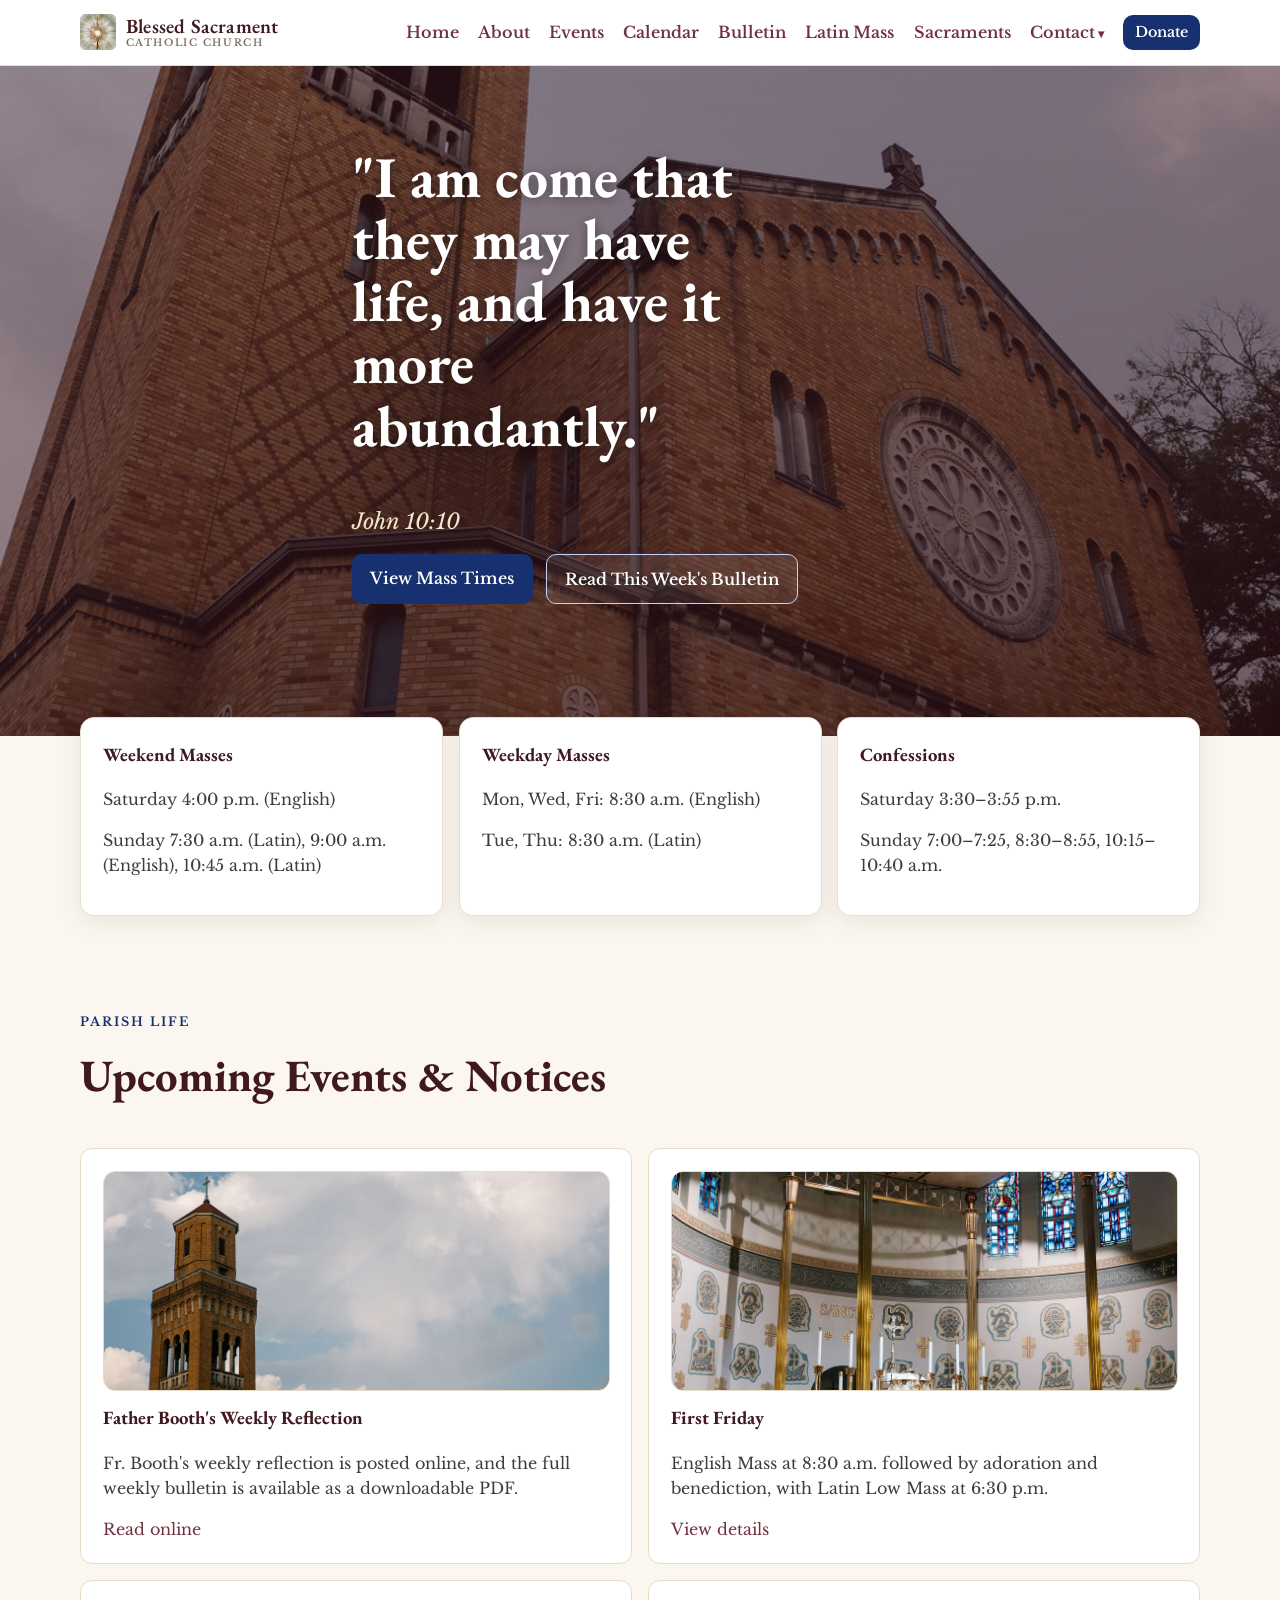
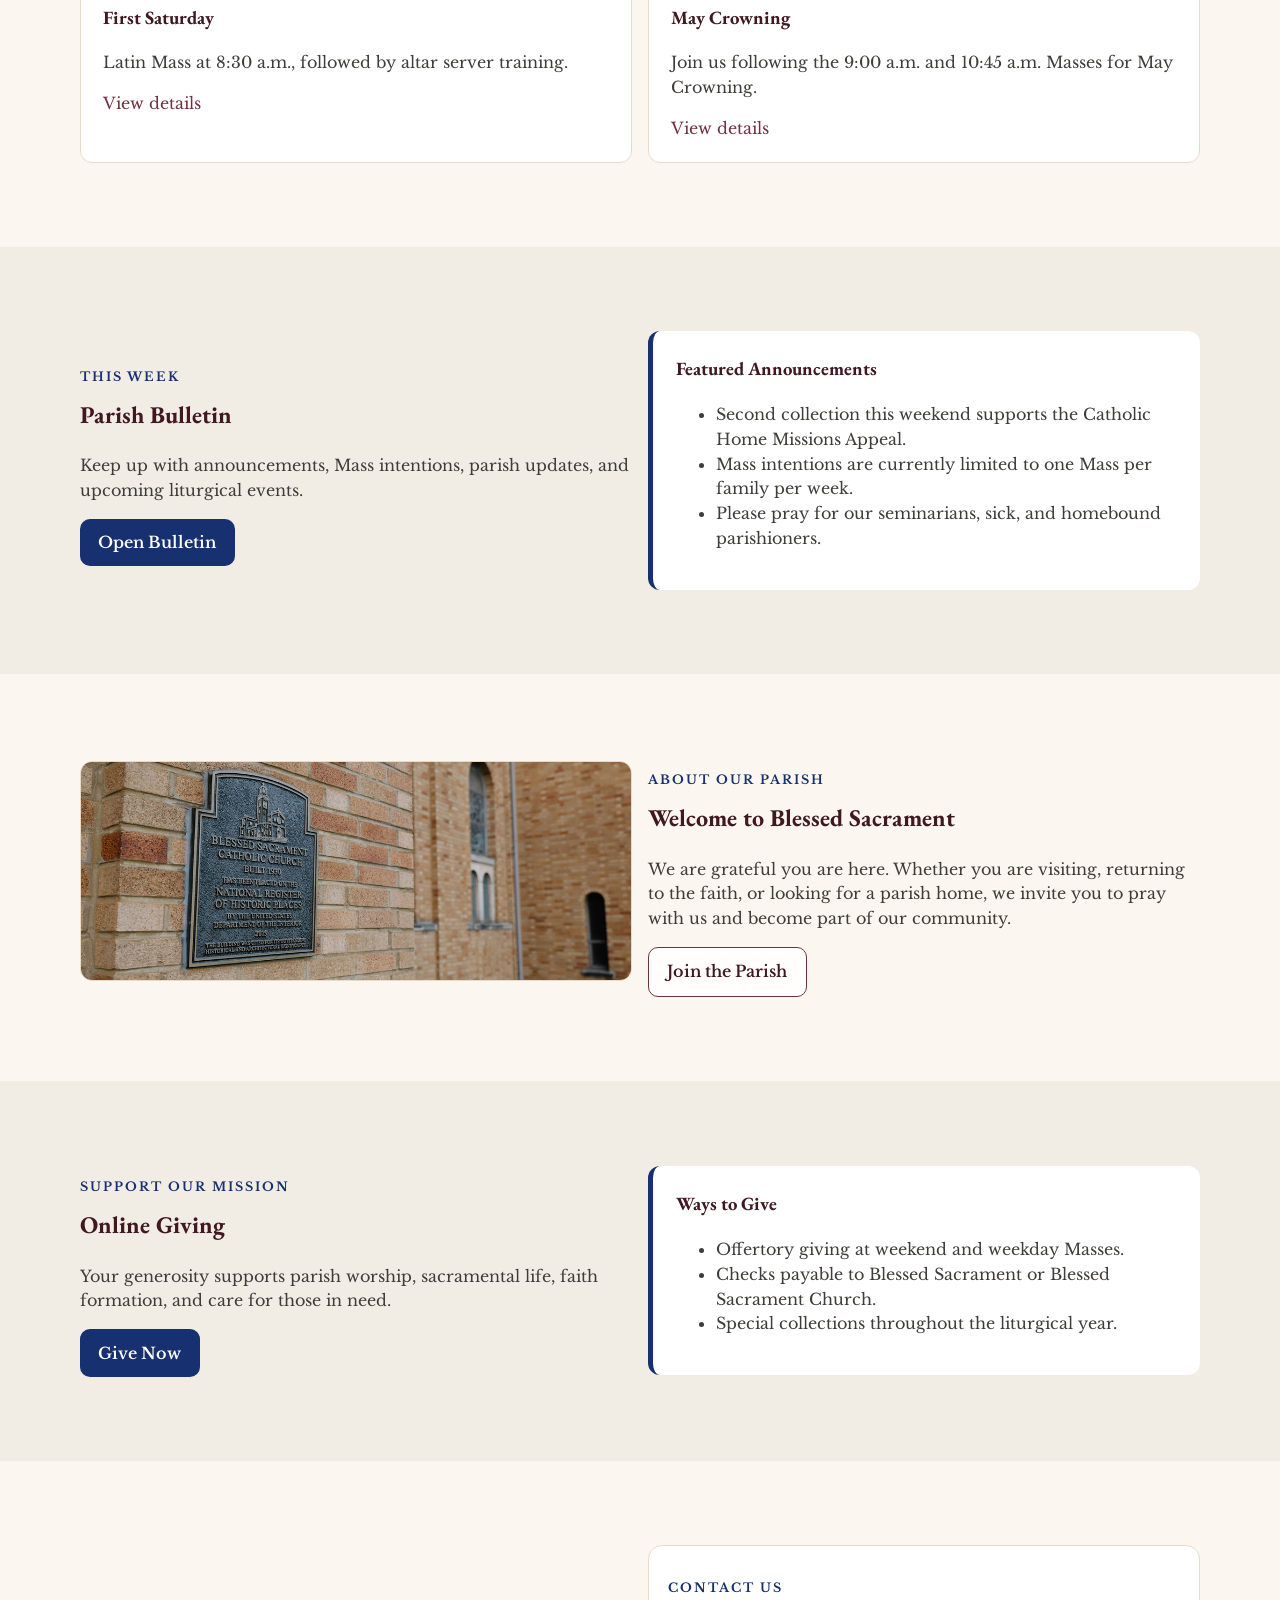
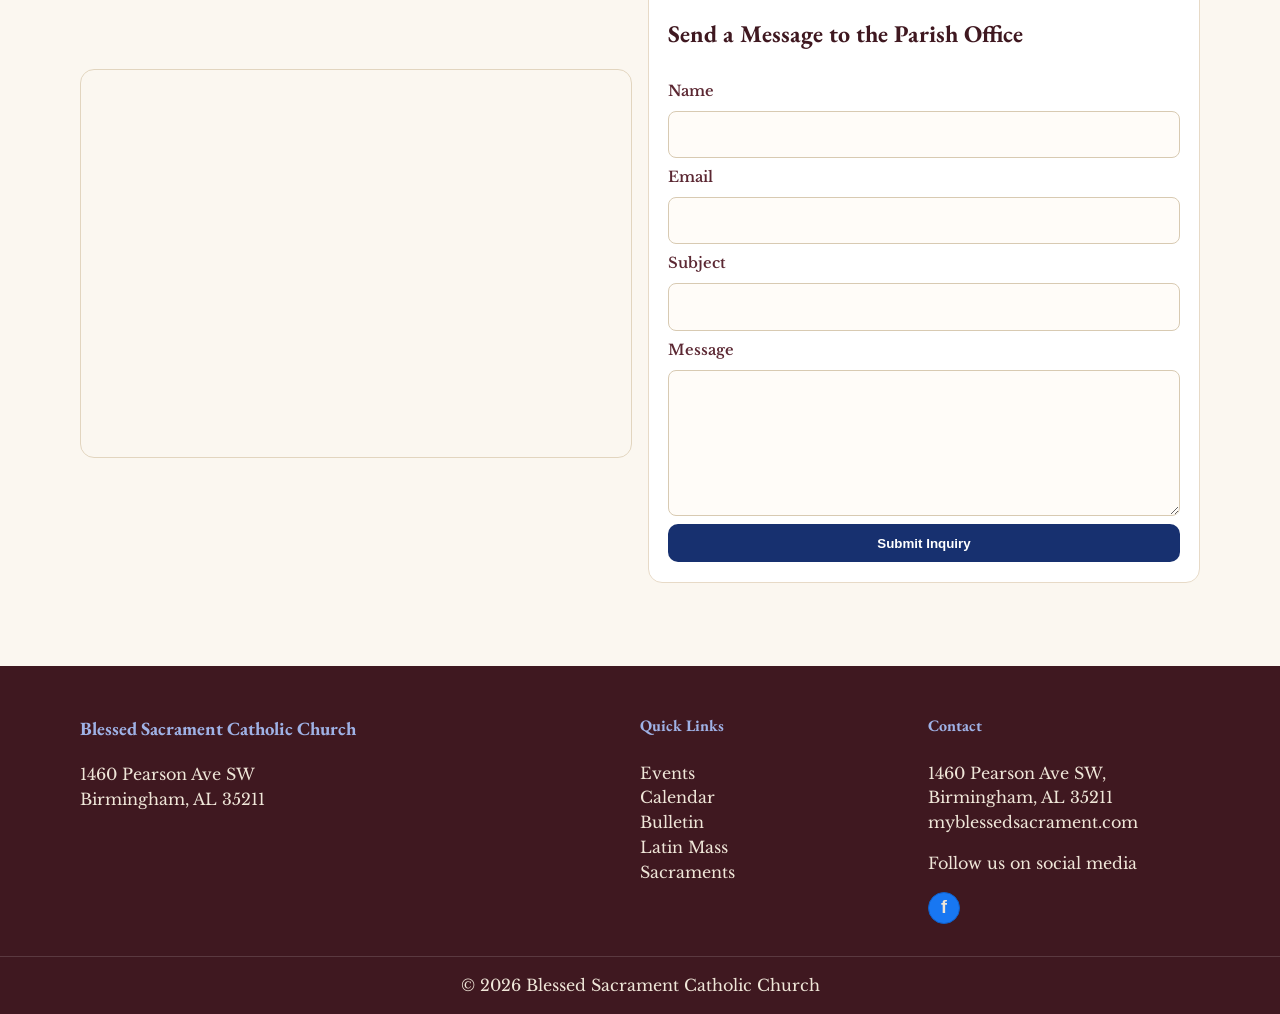
<file: index.html>
<!DOCTYPE html>
<html lang="en">
<head>
  <meta charset="UTF-8">
  <meta name="viewport" content="width=device-width, initial-scale=1.0">
  <title>Blessed Sacrament Catholic Church</title>
  <meta name="description" content="Blessed Sacrament Catholic Church in Birmingham, Alabama. Mass times, bulletin, events, and parish life.">
  <link rel="preconnect" href="https://fonts.googleapis.com">
  <link rel="preconnect" href="https://fonts.gstatic.com" crossorigin>
  <link href="https://fonts.googleapis.com/css2?family=EB+Garamond:wght@500;600;700&family=Libre+Baskerville:wght@400;700&display=swap" rel="stylesheet">
  <link rel="stylesheet" href="styles.css">
</head>
<body>
  <nav class="site-nav">
    <div class="container nav-inner">
      <a class="brand" href="index.html">
        <span class="brand-mark"><img src="assets/nav-icon.png" alt="Blessed Sacrament icon"></span>
        <span class="brand-wordmark">
          <span class="brand-title">Blessed Sacrament</span>
          <span class="brand-subtitle">Catholic Church</span>
        </span>
      </a>
      <button id="menu-toggle" class="menu-toggle" aria-label="Toggle menu">Menu</button>
      <ul id="nav-links" class="nav-links">
        <li><a href="index.html">Home</a></li>
        <li><a href="about">About</a></li>
        <li><a href="events">Events</a></li>
        <li><a href="calendar">Calendar</a></li>
        <li><a href="bulletin">Bulletin</a></li>
        <li><a href="latin-mass">Latin Mass</a></li>
        <li><a href="sacraments">Sacraments</a></li>
        <li class="has-dropdown">
          <button class="nav-drop-toggle" type="button" aria-expanded="false">Contact</button>
          <ul class="nav-dropdown">
            <li><a href="staff">Staff</a></li>
            <li><a href="become-parishioner">Become a Parishioner</a></li>
          </ul>
        </li>
        <li><a class="btn btn-primary btn-small" href="#donate">Donate</a></li>
      </ul>
    </div>
  </nav>

  <main id="home">
    <section class="hero">
      <div class="hero-overlay"></div>
      <div class="container hero-content">
        <h1>"I am come that they may have life, and have it more abundantly."</h1>
        <p class="verse">John 10:10</p>
        <div class="hero-actions">
          <a class="btn btn-primary" href="#mass-times">View Mass Times</a>
          <a class="btn btn-outline" href="https://myblessedsacrament.com/" target="_blank" rel="noopener noreferrer">Read This Week's Bulletin</a>
        </div>
      </div>
    </section>

    <section id="mass-times" class="quick-info">
      <div class="container grid-3">
        <article class="card">
          <h3>Weekend Masses</h3>
          <p>Saturday 4:00 p.m. (English)</p>
          <p>Sunday 7:30 a.m. (Latin), 9:00 a.m. (English), 10:45 a.m. (Latin)</p>
        </article>
        <article class="card">
          <h3>Weekday Masses</h3>
          <p>Mon, Wed, Fri: 8:30 a.m. (English)</p>
          <p>Tue, Thu: 8:30 a.m. (Latin)</p>
        </article>
        <article class="card">
          <h3>Confessions</h3>
          <p>Saturday 3:30–3:55 p.m.</p>
          <p>Sunday 7:00–7:25, 8:30–8:55, 10:15–10:40 a.m.</p>
        </article>
      </div>
    </section>

    <section id="events" class="section">
      <div class="container">
        <div class="section-head">
          <p class="kicker">Parish Life</p>
          <h2>Upcoming Events & Notices</h2>
        </div>
        <div class="grid-2">
          <article class="feature">
            <img class="placeholder-img" src="assets/All_Photos/fatherboothsreflections.jpg" alt="Father Booth's weekly reflection">
            <h3>Father Booth's Weekly Reflection</h3>
            <p>Fr. Booth's weekly reflection is posted online, and the full weekly bulletin is available as a downloadable PDF.</p>
            <a href="https://myblessedsacrament.com/" target="_blank" rel="noopener noreferrer">Read online</a>
          </article>
          <article class="feature">
            <img class="placeholder-img" src="assets/All_Photos/bradleyburckel-34.jpg" alt="Blessed Sacrament church altar and sanctuary">
            <h3>First Friday</h3>
            <p>English Mass at 8:30 a.m. followed by adoration and benediction, with Latin Low Mass at 6:30 p.m.</p>
            <a href="events">View details</a>
          </article>
          <article class="feature">
            <h3>First Saturday</h3>
            <p>Latin Mass at 8:30 a.m., followed by altar server training.</p>
            <a href="events">View details</a>
          </article>
          <article class="feature">
            <h3>May Crowning</h3>
            <p>Join us following the 9:00 a.m. and 10:45 a.m. Masses for May Crowning.</p>
            <a href="events">View details</a>
          </article>
        </div>
      </div>
    </section>

    <section id="bulletin" class="section section-alt">
      <div class="container grid-2 align-center">
        <div>
          <p class="kicker">This Week</p>
          <h2>Parish Bulletin</h2>
          <p>Keep up with announcements, Mass intentions, parish updates, and upcoming liturgical events.</p>
          <a class="btn btn-primary" href="bulletins/latest.pdf" target="_blank" rel="noopener noreferrer">Open Bulletin</a>
        </div>
        <div class="bulletin-box">
          <h3>Featured Announcements</h3>
          <ul>
            <li>Second collection this weekend supports the Catholic Home Missions Appeal.</li>
            <li>Mass intentions are currently limited to one Mass per family per week.</li>
            <li>Please pray for our seminarians, sick, and homebound parishioners.</li>
          </ul>
        </div>
      </div>
    </section>

    <section id="about" class="section">
      <div class="container grid-2 align-center">
        <img class="placeholder-img" src="assets/All_Photos/aboutourparish.jpg" alt="Blessed Sacrament Catholic Church parish community">
        <div>
          <p class="kicker">About Our Parish</p>
          <h2>Welcome to Blessed Sacrament</h2>
          <p>We are grateful you are here. Whether you are visiting, returning to the faith, or looking for a parish home, we invite you to pray with us and become part of our community.</p>
          <a class="btn btn-outline" href="about#contact">Join the Parish</a>
        </div>
      </div>
    </section>

    <section id="donate" class="section section-alt">
      <div class="container grid-2 align-center">
        <div>
          <p class="kicker">Support Our Mission</p>
          <h2>Online Giving</h2>
          <p>Your generosity supports parish worship, sacramental life, faith formation, and care for those in need.</p>
          <a class="btn btn-primary" href="#" aria-label="Online giving coming soon">Give Now</a>
        </div>
        <div class="bulletin-box">
          <h3>Ways to Give</h3>
          <ul>
            <li>Offertory giving at weekend and weekday Masses.</li>
            <li>Checks payable to Blessed Sacrament or Blessed Sacrament Church.</li>
            <li>Special collections throughout the liturgical year.</li>
          </ul>
        </div>
      </div>
    </section>

    <section class="section">
      <div class="container grid-2 align-center">
        <div class="map-wrap">
          <iframe
            title="Blessed Sacrament Catholic Church map"
            src="https://www.google.com/maps?q=1460+Pearson+Ave+SW+Birmingham+AL+35211&output=embed"
            loading="lazy"
            referrerpolicy="no-referrer-when-downgrade"></iframe>
        </div>
        <form class="contact-form" action="#" method="post">
          <p class="kicker">Contact Us</p>
          <h2>Send a Message to the Parish Office</h2>
          <label for="name">Name</label>
          <input id="name" name="name" type="text" required>
          <label for="email">Email</label>
          <input id="email" name="email" type="email" required>
          <label for="subject">Subject</label>
          <input id="subject" name="subject" type="text" required>
          <label for="message">Message</label>
          <textarea id="message" name="message" rows="5" required></textarea>
          <button class="btn btn-primary" type="submit">Submit Inquiry</button>
        </form>
      </div>
    </section>
  </main>

  <footer class="site-footer">
    <div class="container footer-grid">
      <div>
        <h3>Blessed Sacrament Catholic Church</h3>
        <p>1460 Pearson Ave SW<br>Birmingham, AL 35211</p>
      </div>
      <div>
        <h4>Quick Links</h4>
        <ul>
          <li><a href="events">Events</a></li><li><a href="calendar">Calendar</a></li>
          <li><a href="bulletin">Bulletin</a></li>
          <li><a href="latin-mass">Latin Mass</a></li>
          <li><a href="sacraments">Sacraments</a></li>
        </ul>
      </div>
      <div>
        <h4>Contact</h4>
        <p>1460 Pearson Ave SW, Birmingham, AL 35211<br><a href="https://myblessedsacrament.com/" target="_blank" rel="noopener noreferrer">myblessedsacrament.com</a></p>
        <p>Follow us on social media</p>
        <div class="social-row">
          <a class="social-icon" href="https://www.facebook.com/pages/Blessed-Sacrament-Catholic-Church/217249931635364" target="_blank" rel="noopener noreferrer" aria-label="Blessed Sacrament Facebook">f</a>
        </div>
      </div>
    </div>
    <p class="copyright">© <span id="year"></span> Blessed Sacrament Catholic Church</p>
  </footer>

  <script src="script.js"></script>
</body>
</html>
</file>
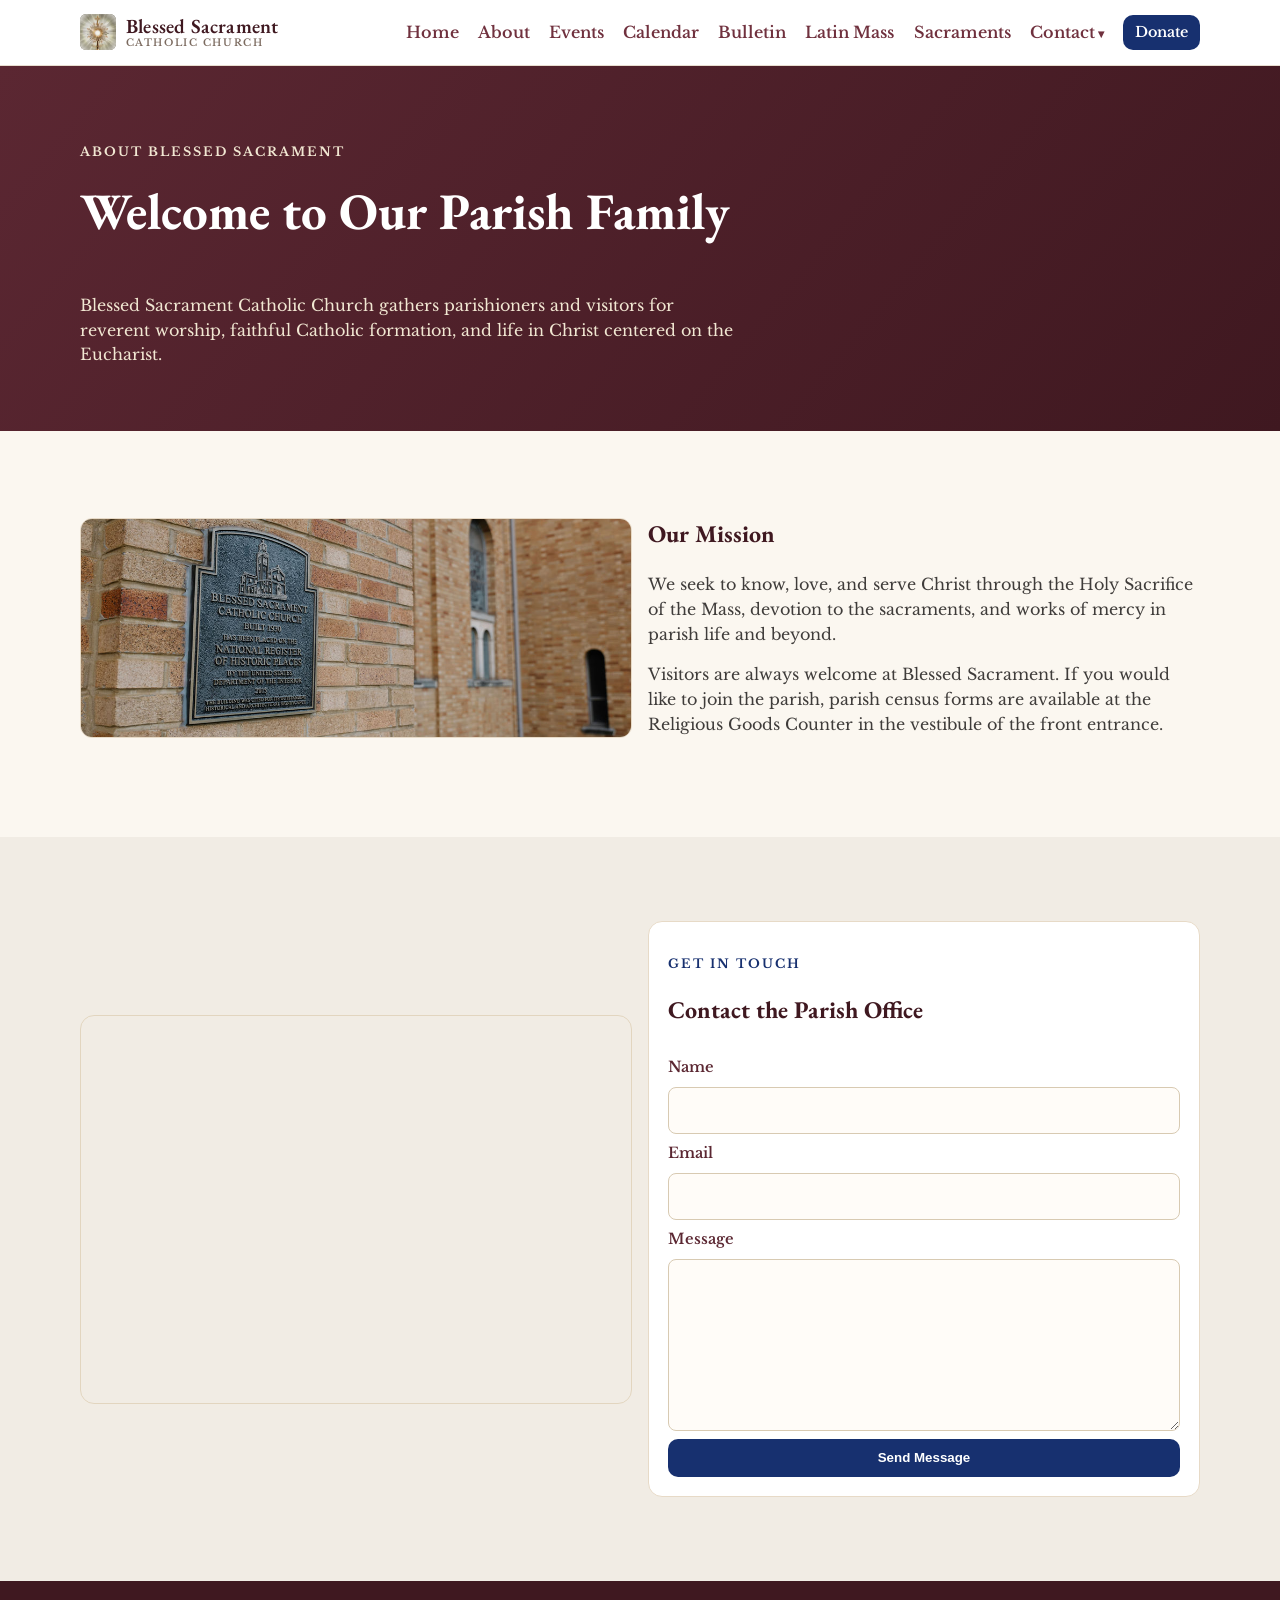
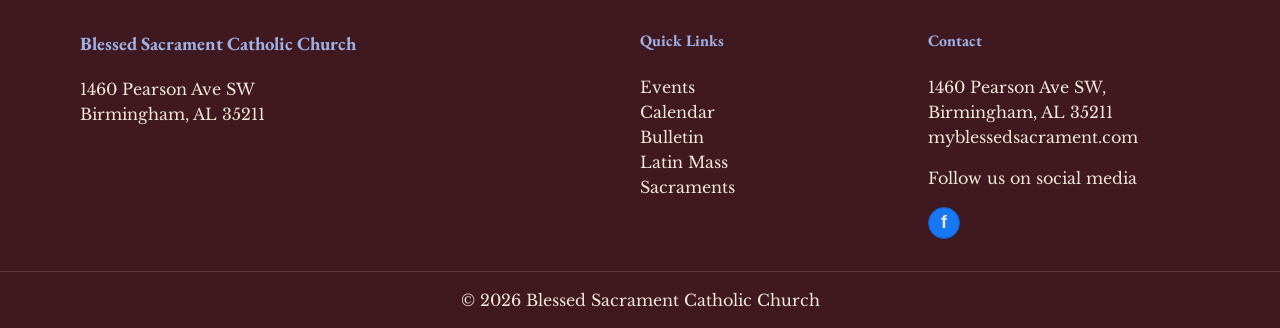
<file: about.html>
<!DOCTYPE html>
<html lang="en">
<head>
  <meta charset="UTF-8">
  <meta name="viewport" content="width=device-width, initial-scale=1.0">
  <title>About | Blessed Sacrament Catholic Church</title>
  <link rel="preconnect" href="https://fonts.googleapis.com">
  <link rel="preconnect" href="https://fonts.gstatic.com" crossorigin>
  <link href="https://fonts.googleapis.com/css2?family=EB+Garamond:wght@500;600;700&family=Libre+Baskerville:wght@400;700&display=swap" rel="stylesheet">
  <link rel="stylesheet" href="styles.css">
</head>
<body>
  <nav class="site-nav">
    <div class="container nav-inner">
      <a class="brand" href="index.html"><span class="brand-mark"><img src="assets/nav-icon.png" alt="Blessed Sacrament icon"></span><span class="brand-wordmark"><span class="brand-title">Blessed Sacrament</span><span class="brand-subtitle">Catholic Church</span></span></a>
      <button id="menu-toggle" class="menu-toggle" aria-label="Toggle menu">Menu</button>
      <ul id="nav-links" class="nav-links">
        <li><a href="index.html">Home</a></li>
        <li><a href="about">About</a></li>
        <li><a href="events">Events</a></li>
        <li><a href="calendar">Calendar</a></li>
        <li><a href="bulletin">Bulletin</a></li>
        <li><a href="latin-mass">Latin Mass</a></li>
        <li><a href="sacraments">Sacraments</a></li>
        <li class="has-dropdown">
          <button class="nav-drop-toggle" type="button" aria-expanded="false">Contact</button>
          <ul class="nav-dropdown">
            <li><a href="staff">Staff</a></li>
            <li><a href="become-parishioner">Become a Parishioner</a></li>
          </ul>
        </li>
        <li><a class="btn btn-primary btn-small" href="index.html#donate">Donate</a></li>
      </ul>
    </div>
  </nav>

  <main>
    <section class="page-header">
      <div class="container">
        <p class="kicker">About Blessed Sacrament</p>
        <h1>Welcome to Our Parish Family</h1>
        <p>Blessed Sacrament Catholic Church gathers parishioners and visitors for reverent worship, faithful Catholic formation, and life in Christ centered on the Eucharist.</p>
      </div>
    </section>

    <section class="section">
      <div class="container grid-2 align-center">
        <img class="placeholder-img" src="assets/All_Photos/bradleyburckel-30.jpg" alt="National Register of Historic Places plaque at Blessed Sacrament Catholic Church">
        <div>
          <h2>Our Mission</h2>
          <p>We seek to know, love, and serve Christ through the Holy Sacrifice of the Mass, devotion to the sacraments, and works of mercy in parish life and beyond.</p>
          <p>Visitors are always welcome at Blessed Sacrament. If you would like to join the parish, parish census forms are available at the Religious Goods Counter in the vestibule of the front entrance.</p>
        </div>
      </div>
    </section>

    <section id="contact" class="section section-alt">
      <div class="container grid-2 align-center">
        <div class="map-wrap">
          <iframe
            title="Blessed Sacrament Catholic Church map"
            src="https://www.google.com/maps?q=1460+Pearson+Ave+SW+Birmingham+AL+35211&output=embed"
            loading="lazy"
            referrerpolicy="no-referrer-when-downgrade"></iframe>
        </div>
        <form class="contact-form" action="#" method="post">
          <p class="kicker">Get in Touch</p>
          <h2>Contact the Parish Office</h2>
          <label for="name">Name</label>
          <input id="name" name="name" type="text" required>
          <label for="email">Email</label>
          <input id="email" name="email" type="email" required>
          <label for="message">Message</label>
          <textarea id="message" name="message" rows="6" required></textarea>
          <button class="btn btn-primary" type="submit">Send Message</button>
        </form>
      </div>
    </section>
  </main>

  <footer class="site-footer">
    <div class="container footer-grid">
      <div>
        <h3>Blessed Sacrament Catholic Church</h3>
        <p>1460 Pearson Ave SW<br>Birmingham, AL 35211</p>
      </div>
      <div>
        <h4>Quick Links</h4>
        <ul>
          <li><a href="events">Events</a></li><li><a href="calendar">Calendar</a></li>
          <li><a href="bulletin">Bulletin</a></li>
          <li><a href="latin-mass">Latin Mass</a></li>
          <li><a href="sacraments">Sacraments</a></li>
        </ul>
      </div>
      <div>
        <h4>Contact</h4>
        <p>1460 Pearson Ave SW, Birmingham, AL 35211<br><a href="https://myblessedsacrament.com/" target="_blank" rel="noopener noreferrer">myblessedsacrament.com</a></p>
        <p>Follow us on social media</p>
        <div class="social-row">
          <a class="social-icon" href="https://www.facebook.com/pages/Blessed-Sacrament-Catholic-Church/217249931635364" target="_blank" rel="noopener noreferrer" aria-label="Blessed Sacrament Facebook">f</a>
        </div>
      </div>
    </div>
    <p class="copyright">© <span id="year"></span> Blessed Sacrament Catholic Church</p>
  </footer>
  <script src="script.js"></script>
</body>
</html>
</file>
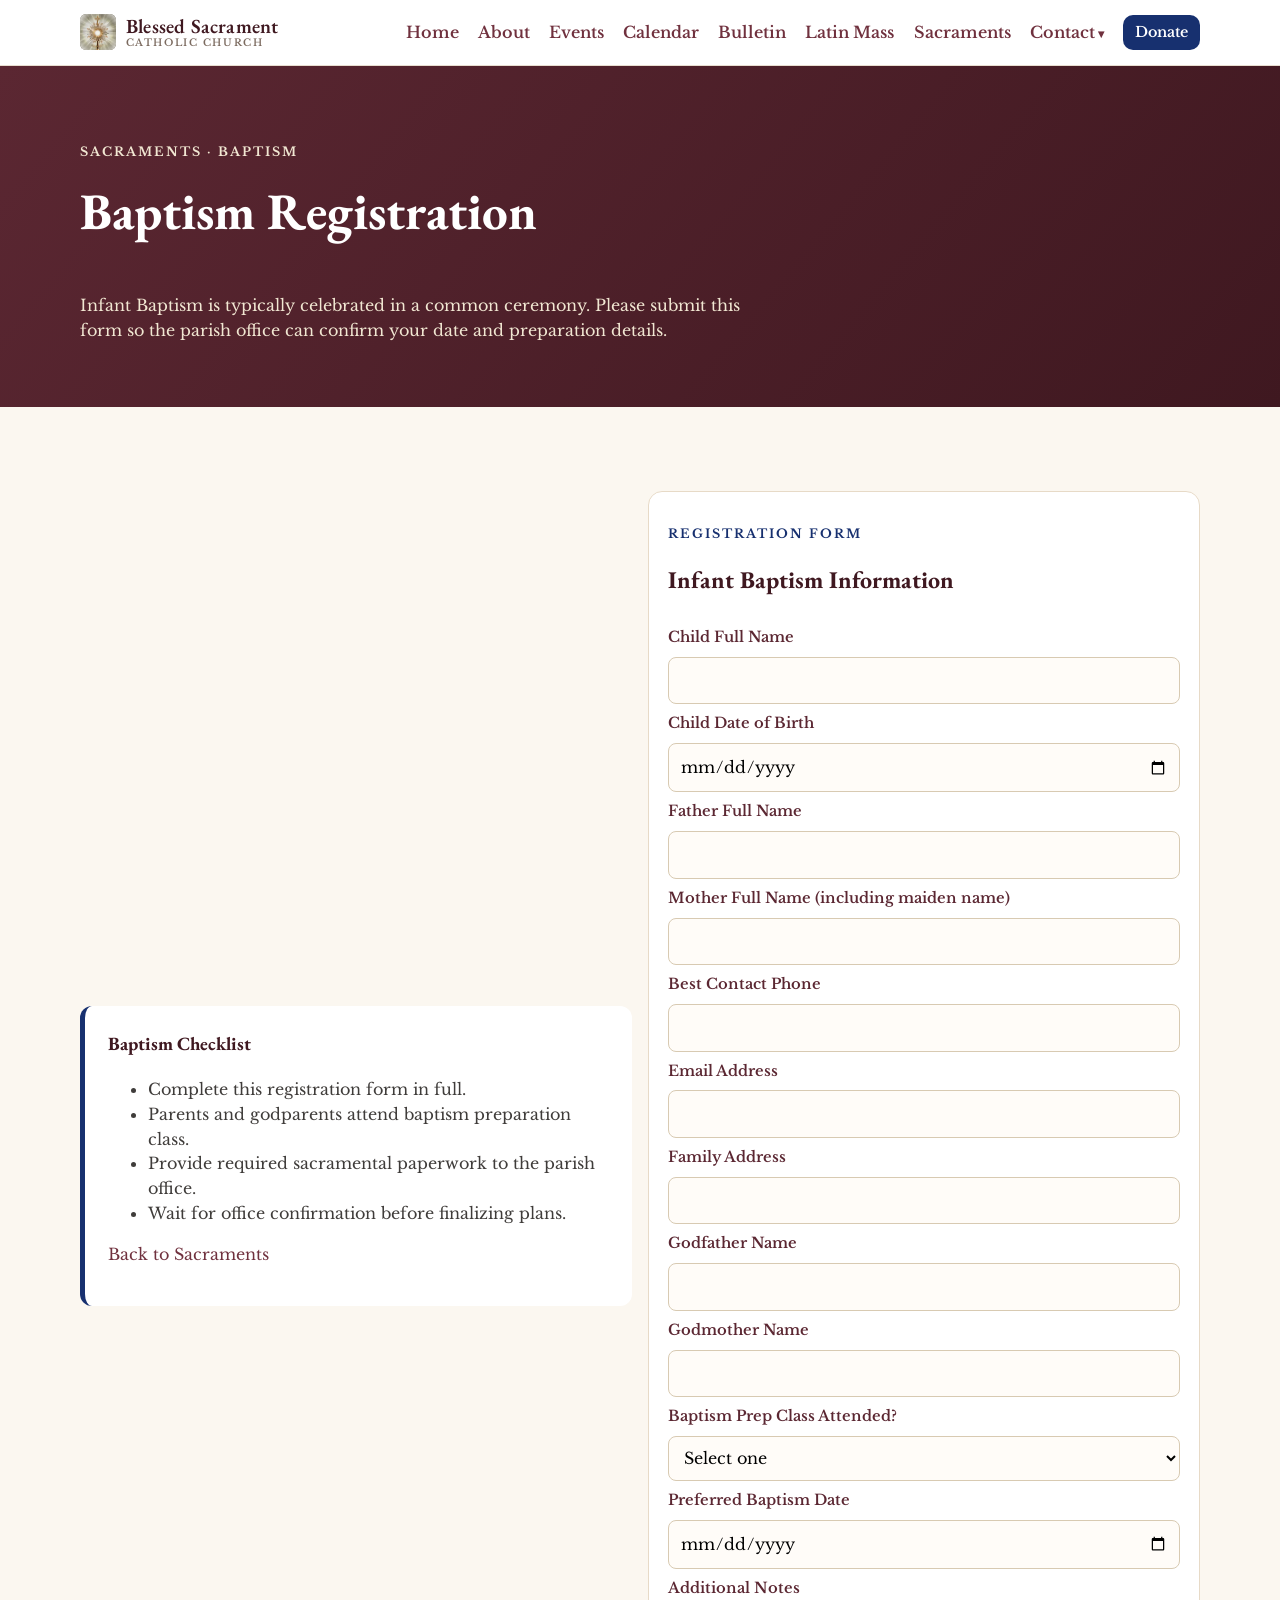
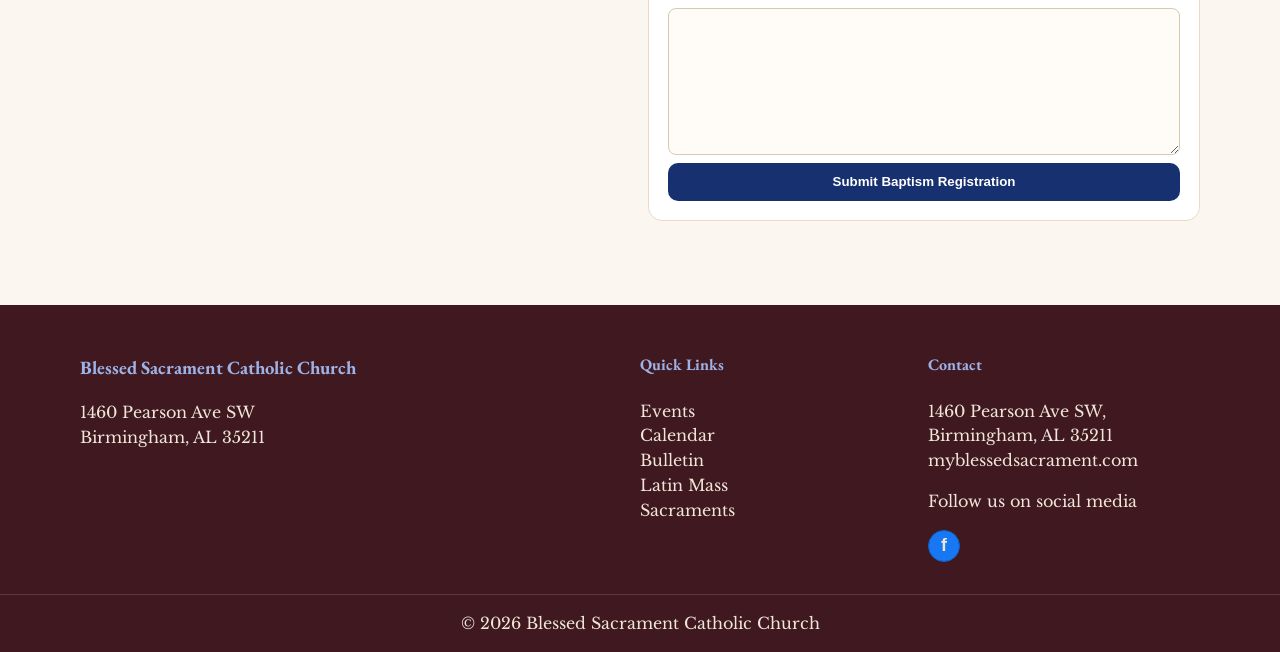
<file: baptism-registration.html>
<!DOCTYPE html>
<html lang="en">
<head>
  <meta charset="UTF-8">
  <meta name="viewport" content="width=device-width, initial-scale=1.0">
  <title>Baptism Registration | Blessed Sacrament Catholic Church</title>
  <link rel="preconnect" href="https://fonts.googleapis.com">
  <link rel="preconnect" href="https://fonts.gstatic.com" crossorigin>
  <link href="https://fonts.googleapis.com/css2?family=EB+Garamond:wght@500;600;700&family=Libre+Baskerville:wght@400;700&display=swap" rel="stylesheet">
  <link rel="stylesheet" href="styles.css">
</head>
<body>
  <nav class="site-nav">
    <div class="container nav-inner">
      <a class="brand" href="index.html"><span class="brand-mark"><img src="assets/nav-icon.png" alt="Blessed Sacrament icon"></span><span class="brand-wordmark"><span class="brand-title">Blessed Sacrament</span><span class="brand-subtitle">Catholic Church</span></span></a>
      <button id="menu-toggle" class="menu-toggle" aria-label="Toggle menu">Menu</button>
      <ul id="nav-links" class="nav-links">
        <li><a href="index.html">Home</a></li><li><a href="about">About</a></li><li><a href="events">Events</a></li><li><a href="calendar">Calendar</a></li><li><a href="bulletin">Bulletin</a></li><li><a href="latin-mass">Latin Mass</a></li><li><a href="sacraments">Sacraments</a></li><li class="has-dropdown"><button class="nav-drop-toggle" type="button" aria-expanded="false">Contact</button><ul class="nav-dropdown"><li><a href="staff">Staff</a></li><li><a href="become-parishioner">Become a Parishioner</a></li></ul></li><li><a class="btn btn-primary btn-small" href="index.html#donate">Donate</a></li>
      </ul>
    </div>
  </nav>

  <main>
    <section class="page-header">
      <div class="container">
        <p class="kicker">Sacraments · Baptism</p>
        <h1>Baptism Registration</h1>
        <p>Infant Baptism is typically celebrated in a common ceremony. Please submit this form so the parish office can confirm your date and preparation details.</p>
      </div>
    </section>

    <section class="section">
      <div class="container grid-2 align-center">
        <div class="bulletin-box">
          <h3>Baptism Checklist</h3>
          <ul>
            <li>Complete this registration form in full.</li>
            <li>Parents and godparents attend baptism preparation class.</li>
            <li>Provide required sacramental paperwork to the parish office.</li>
            <li>Wait for office confirmation before finalizing plans.</li>
          </ul>
          <p><a href="sacraments">Back to Sacraments</a></p>
        </div>

        <form class="contact-form" action="#" method="post">
          <p class="kicker">Registration Form</p>
          <h2>Infant Baptism Information</h2>

          <label for="childName">Child Full Name</label>
          <input id="childName" name="childName" type="text" required>

          <label for="dob">Child Date of Birth</label>
          <input id="dob" name="dob" type="date" required>

          <label for="fatherName">Father Full Name</label>
          <input id="fatherName" name="fatherName" type="text" required>

          <label for="motherName">Mother Full Name (including maiden name)</label>
          <input id="motherName" name="motherName" type="text" required>

          <label for="phone">Best Contact Phone</label>
          <input id="phone" name="phone" type="tel" required>

          <label for="email">Email Address</label>
          <input id="email" name="email" type="email" required>

          <label for="address">Family Address</label>
          <input id="address" name="address" type="text" required>

          <label for="godfather">Godfather Name</label>
          <input id="godfather" name="godfather" type="text">

          <label for="godmother">Godmother Name</label>
          <input id="godmother" name="godmother" type="text">

          <label for="prepClass">Baptism Prep Class Attended?</label>
          <select id="prepClass" name="prepClass" required>
            <option value="">Select one</option>
            <option value="yes-last-3-years">Yes, within last 3 years</option>
            <option value="yes-over-3-years">Yes, more than 3 years ago</option>
            <option value="no">No, not yet</option>
          </select>

          <label for="desiredDate">Preferred Baptism Date</label>
          <input id="desiredDate" name="desiredDate" type="date">

          <label for="notes">Additional Notes</label>
          <textarea id="notes" name="notes" rows="5"></textarea>

          <button class="btn btn-primary" type="submit">Submit Baptism Registration</button>
        </form>
      </div>
    </section>
  </main>

  <footer class="site-footer">
    <div class="container footer-grid">
      <div><h3>Blessed Sacrament Catholic Church</h3><p>1460 Pearson Ave SW<br>Birmingham, AL 35211</p></div>
      <div><h4>Quick Links</h4><ul><li><a href="events">Events</a></li><li><a href="calendar">Calendar</a></li><li><a href="bulletin">Bulletin</a></li><li><a href="latin-mass">Latin Mass</a></li><li><a href="sacraments">Sacraments</a></li></ul></div>
      <div><h4>Contact</h4><p>1460 Pearson Ave SW, Birmingham, AL 35211<br><a href="https://myblessedsacrament.com/" target="_blank" rel="noopener noreferrer">myblessedsacrament.com</a></p><p>Follow us on social media</p><div class="social-row"><a class="social-icon" href="https://www.facebook.com/pages/Blessed-Sacrament-Catholic-Church/217249931635364" target="_blank" rel="noopener noreferrer" aria-label="Blessed Sacrament Facebook">f</a></div></div>
    </div>
    <p class="copyright">© <span id="year"></span> Blessed Sacrament Catholic Church</p>
  </footer>
  <script src="script.js"></script>
</body>
</html>
</file>
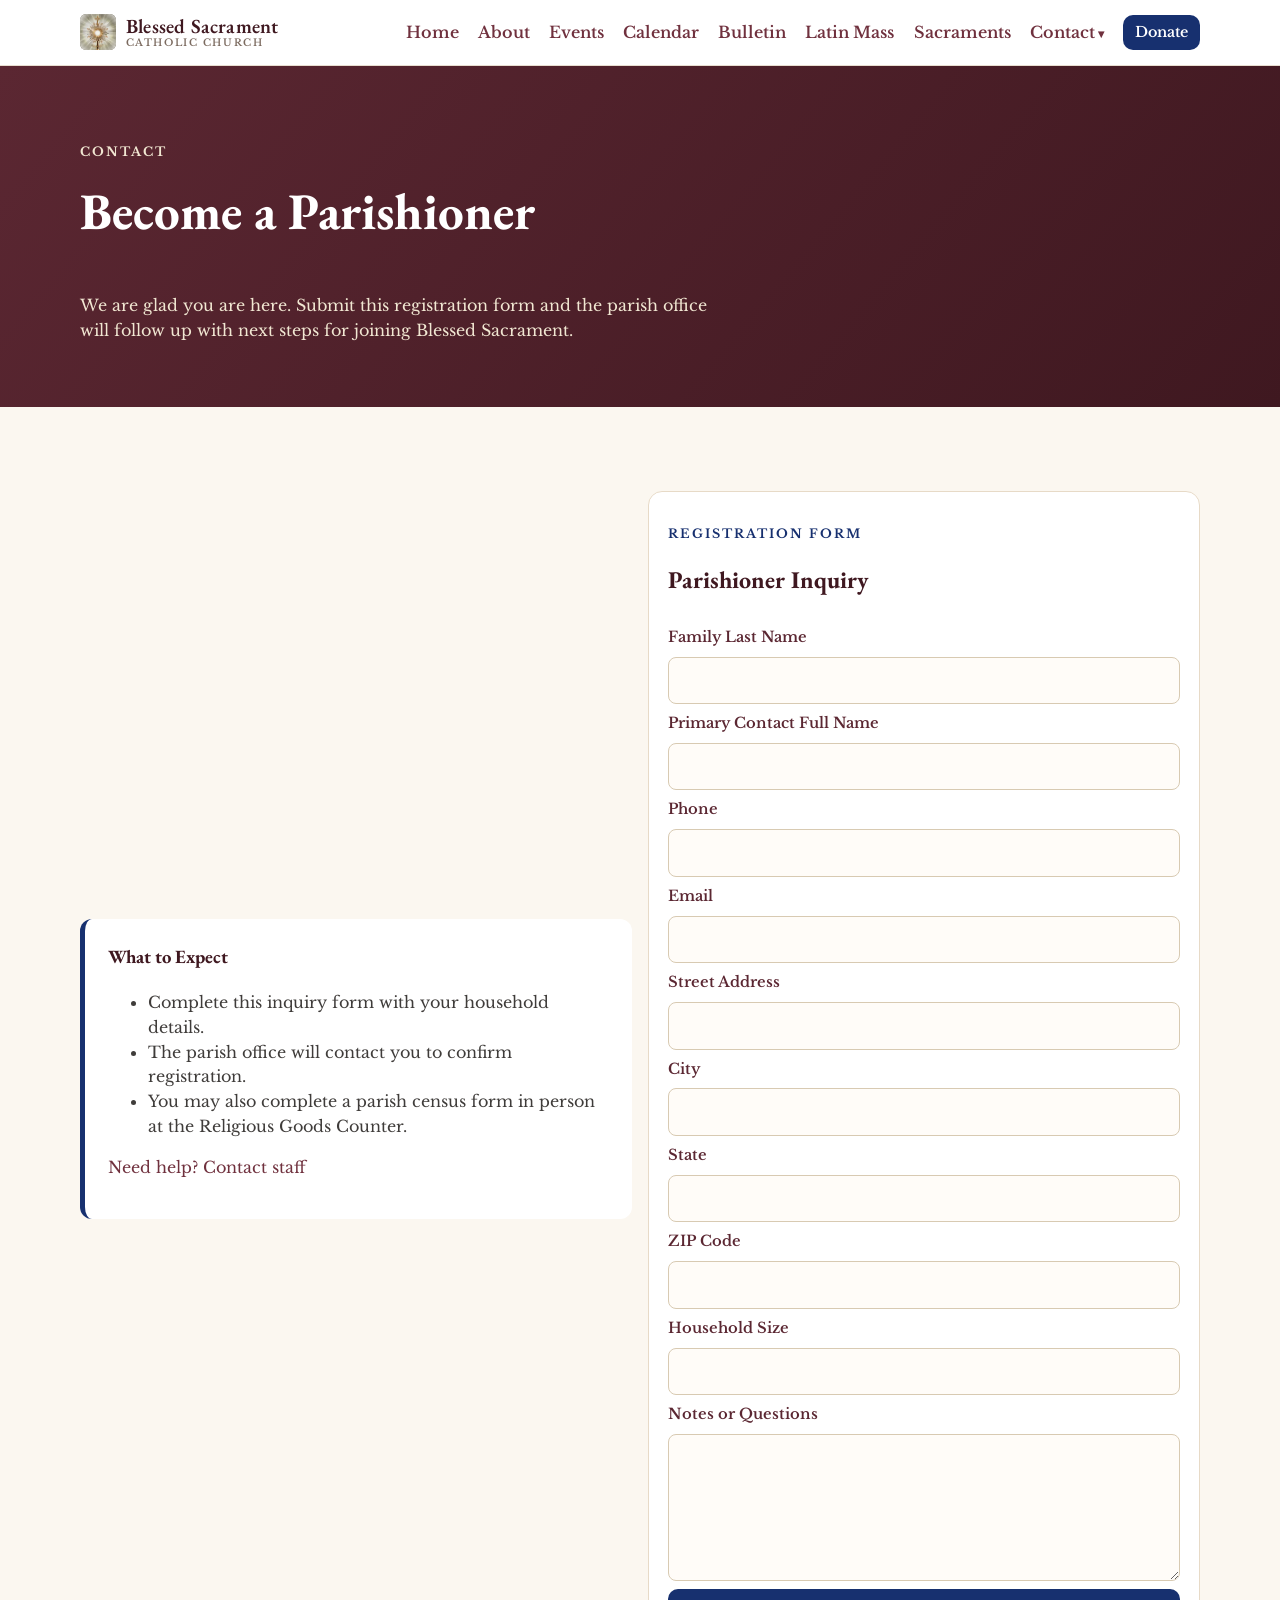
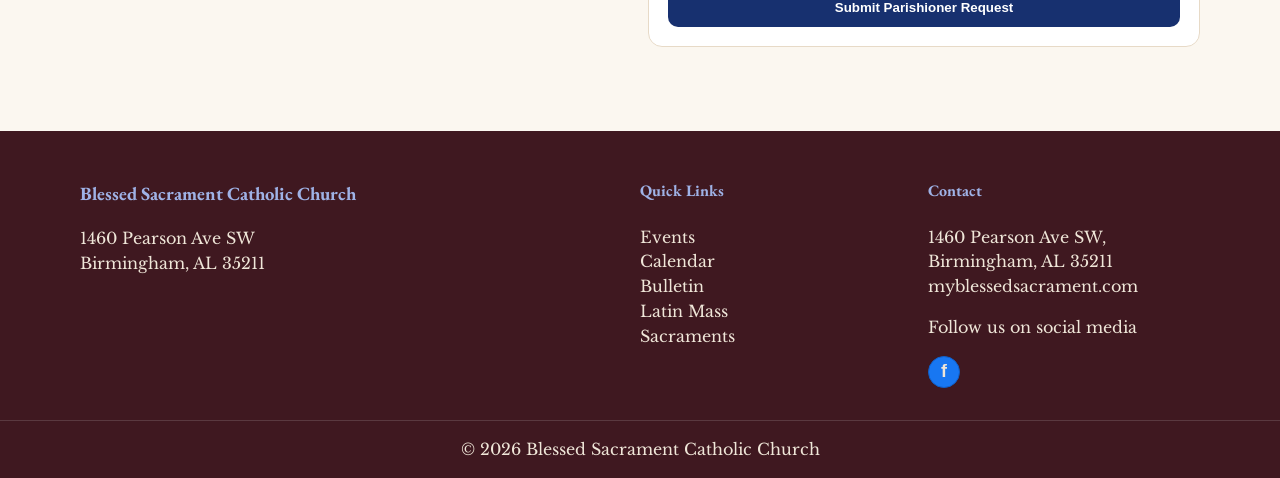
<file: become-parishioner.html>
<!DOCTYPE html>
<html lang="en">
<head>
  <meta charset="UTF-8">
  <meta name="viewport" content="width=device-width, initial-scale=1.0">
  <title>Become a Parishioner | Blessed Sacrament Catholic Church</title>
  <link rel="preconnect" href="https://fonts.googleapis.com">
  <link rel="preconnect" href="https://fonts.gstatic.com" crossorigin>
  <link href="https://fonts.googleapis.com/css2?family=EB+Garamond:wght@500;600;700&family=Libre+Baskerville:wght@400;700&display=swap" rel="stylesheet">
  <link rel="stylesheet" href="styles.css">
</head>
<body>
  <nav class="site-nav">
    <div class="container nav-inner">
      <a class="brand" href="index.html"><span class="brand-mark"><img src="assets/nav-icon.png" alt="Blessed Sacrament icon"></span><span class="brand-wordmark"><span class="brand-title">Blessed Sacrament</span><span class="brand-subtitle">Catholic Church</span></span></a>
      <button id="menu-toggle" class="menu-toggle" aria-label="Toggle menu">Menu</button>
      <ul id="nav-links" class="nav-links">
        <li><a href="index.html">Home</a></li>
        <li><a href="about">About</a></li>
        <li><a href="events">Events</a></li>
        <li><a href="calendar">Calendar</a></li>
        <li><a href="bulletin">Bulletin</a></li>
        <li><a href="latin-mass">Latin Mass</a></li>
        <li><a href="sacraments">Sacraments</a></li>
        <li class="has-dropdown">
          <button class="nav-drop-toggle" type="button" aria-expanded="false">Contact</button>
          <ul class="nav-dropdown">
            <li><a href="staff">Staff</a></li>
            <li><a href="become-parishioner">Become a Parishioner</a></li>
          </ul>
        </li>
        <li><a class="btn btn-primary btn-small" href="index.html#donate">Donate</a></li>
      </ul>
    </div>
  </nav>

  <main>
    <section class="page-header">
      <div class="container">
        <p class="kicker">Contact</p>
        <h1>Become a Parishioner</h1>
        <p>We are glad you are here. Submit this registration form and the parish office will follow up with next steps for joining Blessed Sacrament.</p>
      </div>
    </section>

    <section class="section">
      <div class="container grid-2 align-center">
        <article class="bulletin-box">
          <h3>What to Expect</h3>
          <ul>
            <li>Complete this inquiry form with your household details.</li>
            <li>The parish office will contact you to confirm registration.</li>
            <li>You may also complete a parish census form in person at the Religious Goods Counter.</li>
          </ul>
          <p><a href="staff">Need help? Contact staff</a></p>
        </article>

        <form class="contact-form" action="#" method="post">
          <p class="kicker">Registration Form</p>
          <h2>Parishioner Inquiry</h2>

          <label for="familyName">Family Last Name</label>
          <input id="familyName" name="familyName" type="text" required>

          <label for="primaryName">Primary Contact Full Name</label>
          <input id="primaryName" name="primaryName" type="text" required>

          <label for="phone">Phone</label>
          <input id="phone" name="phone" type="tel" required>

          <label for="email">Email</label>
          <input id="email" name="email" type="email" required>

          <label for="address">Street Address</label>
          <input id="address" name="address" type="text" required>

          <label for="city">City</label>
          <input id="city" name="city" type="text" required>

          <label for="state">State</label>
          <input id="state" name="state" type="text" required>

          <label for="zip">ZIP Code</label>
          <input id="zip" name="zip" type="text" required>

          <label for="householdSize">Household Size</label>
          <input id="householdSize" name="householdSize" type="number" min="1">

          <label for="notes">Notes or Questions</label>
          <textarea id="notes" name="notes" rows="5"></textarea>

          <button class="btn btn-primary" type="submit">Submit Parishioner Request</button>
        </form>
      </div>
    </section>
  </main>

  <footer class="site-footer">
    <div class="container footer-grid">
      <div><h3>Blessed Sacrament Catholic Church</h3><p>1460 Pearson Ave SW<br>Birmingham, AL 35211</p></div>
      <div><h4>Quick Links</h4><ul><li><a href="events">Events</a></li><li><a href="calendar">Calendar</a></li><li><a href="bulletin">Bulletin</a></li><li><a href="latin-mass">Latin Mass</a></li><li><a href="sacraments">Sacraments</a></li></ul></div>
      <div><h4>Contact</h4><p>1460 Pearson Ave SW, Birmingham, AL 35211<br><a href="https://myblessedsacrament.com/" target="_blank" rel="noopener noreferrer">myblessedsacrament.com</a></p><p>Follow us on social media</p><div class="social-row"><a class="social-icon" href="https://www.facebook.com/pages/Blessed-Sacrament-Catholic-Church/217249931635364" target="_blank" rel="noopener noreferrer" aria-label="Blessed Sacrament Facebook">f</a></div></div>
    </div>
    <p class="copyright">© <span id="year"></span> Blessed Sacrament Catholic Church</p>
  </footer>
  <script src="script.js"></script>
</body>
</html>
</file>
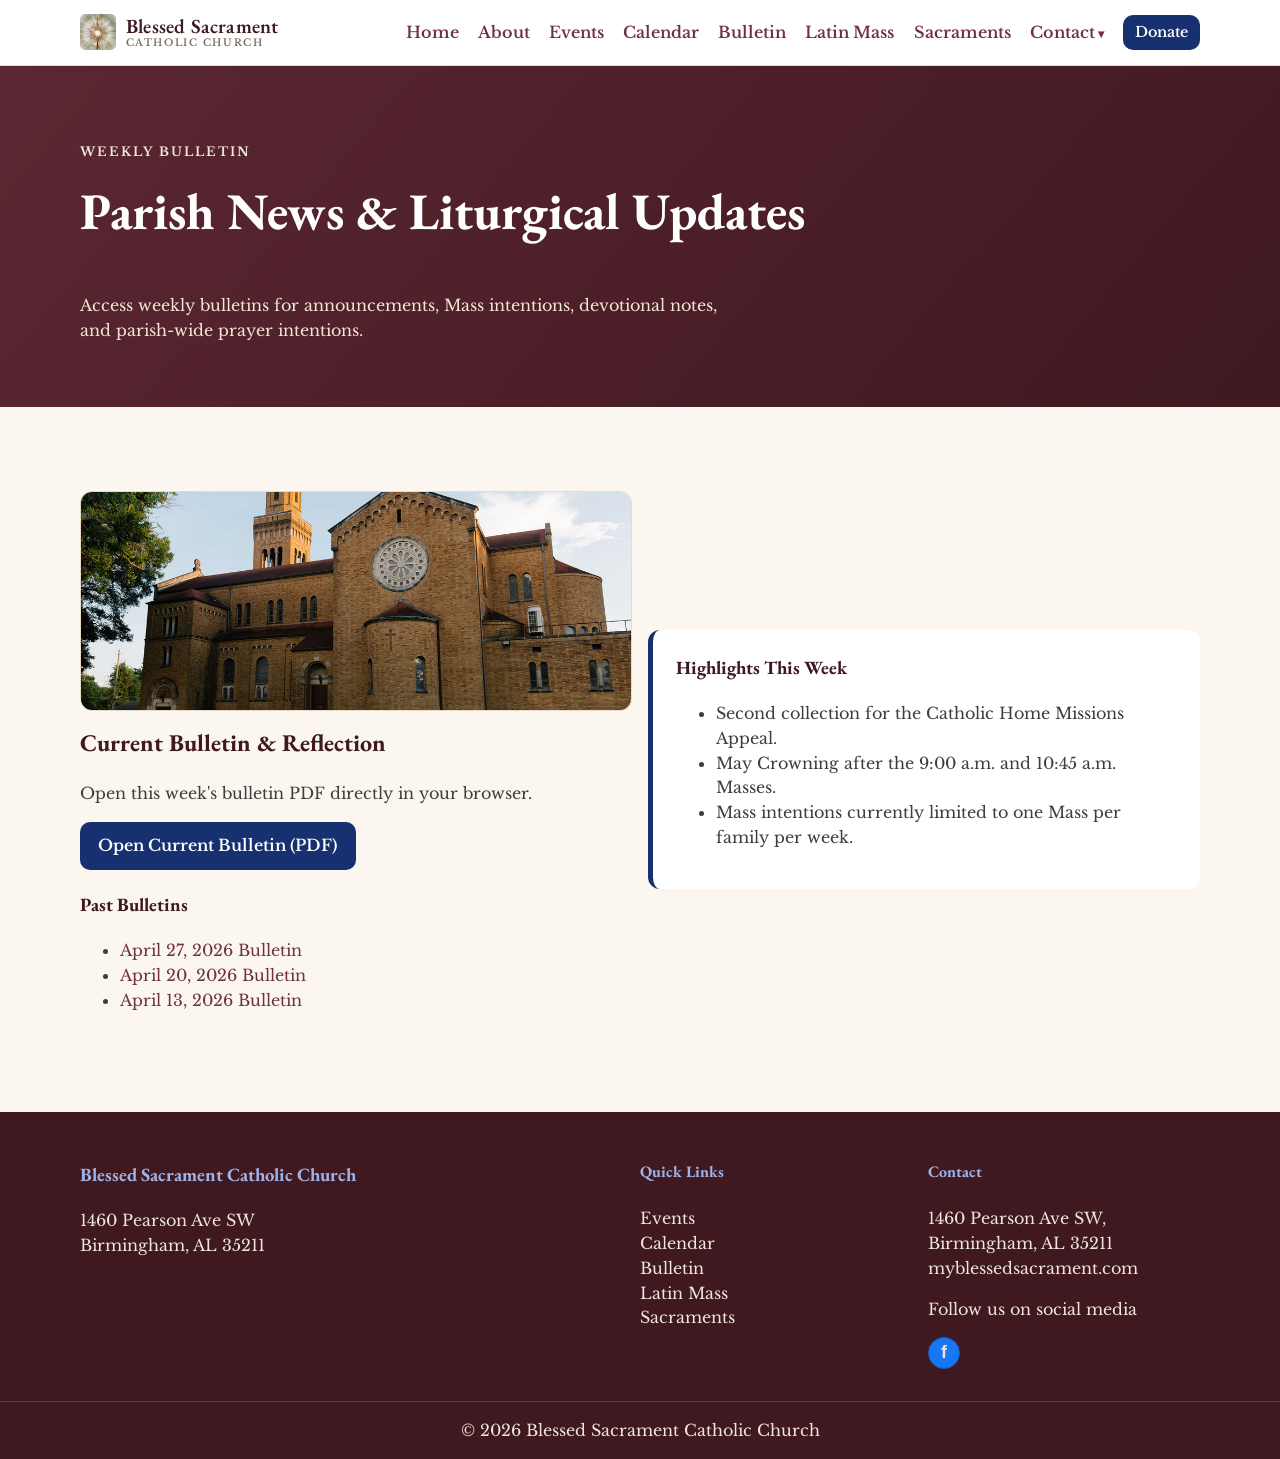
<file: bulletin.html>
<!DOCTYPE html>
<html lang="en">
<head>
  <meta charset="UTF-8">
  <meta name="viewport" content="width=device-width, initial-scale=1.0">
  <title>Bulletin | Blessed Sacrament Catholic Church</title>
  <link rel="preconnect" href="https://fonts.googleapis.com">
  <link rel="preconnect" href="https://fonts.gstatic.com" crossorigin>
  <link href="https://fonts.googleapis.com/css2?family=EB+Garamond:wght@500;600;700&family=Libre+Baskerville:wght@400;700&display=swap" rel="stylesheet">
  <link rel="stylesheet" href="styles.css">
</head>
<body>
  <nav class="site-nav">
    <div class="container nav-inner">
      <a class="brand" href="index.html"><span class="brand-mark"><img src="assets/nav-icon.png" alt="Blessed Sacrament icon"></span><span class="brand-wordmark"><span class="brand-title">Blessed Sacrament</span><span class="brand-subtitle">Catholic Church</span></span></a>
      <button id="menu-toggle" class="menu-toggle" aria-label="Toggle menu">Menu</button>
      <ul id="nav-links" class="nav-links">
        <li><a href="index.html">Home</a></li><li><a href="about">About</a></li><li><a href="events">Events</a></li><li><a href="calendar">Calendar</a></li><li><a href="bulletin">Bulletin</a></li><li><a href="latin-mass">Latin Mass</a></li><li><a href="sacraments">Sacraments</a></li><li class="has-dropdown"><button class="nav-drop-toggle" type="button" aria-expanded="false">Contact</button><ul class="nav-dropdown"><li><a href="staff">Staff</a></li><li><a href="become-parishioner">Become a Parishioner</a></li></ul></li><li><a class="btn btn-primary btn-small" href="index.html#donate">Donate</a></li>
      </ul>
    </div>
  </nav>

  <main>
    <section class="page-header">
      <div class="container">
        <p class="kicker">Weekly Bulletin</p>
        <h1>Parish News & Liturgical Updates</h1>
        <p>Access weekly bulletins for announcements, Mass intentions, devotional notes, and parish-wide prayer intentions.</p>
      </div>
    </section>
    <section class="section">
      <div class="container grid-2 align-center">
        <div>
          <img class="placeholder-img" src="assets/All_Photos/bulletin.jpg" alt="Parish bulletin">
          <h2>Current Bulletin & Reflection</h2>
          <p>Open this week's bulletin PDF directly in your browser.</p>
          <a class="btn btn-primary" href="bulletins/latest.pdf" target="_blank" rel="noopener noreferrer">Open Current Bulletin (PDF)</a>
          <h3 style="margin-top: 1.3rem;">Past Bulletins</h3>
          <ul>
            <li><a href="bulletins/latest.pdf" target="_blank" rel="noopener noreferrer">April 27, 2026 Bulletin</a></li>
            <li><a href="bulletins/latest.pdf" target="_blank" rel="noopener noreferrer">April 20, 2026 Bulletin</a></li>
            <li><a href="bulletins/latest.pdf" target="_blank" rel="noopener noreferrer">April 13, 2026 Bulletin</a></li>
          </ul>
        </div>
        <div class="bulletin-box">
          <h3>Highlights This Week</h3>
          <ul>
            <li>Second collection for the Catholic Home Missions Appeal.</li>
            <li>May Crowning after the 9:00 a.m. and 10:45 a.m. Masses.</li>
            <li>Mass intentions currently limited to one Mass per family per week.</li>
          </ul>
        </div>
      </div>
    </section>
  </main>

  <footer class="site-footer">
    <div class="container footer-grid">
      <div><h3>Blessed Sacrament Catholic Church</h3><p>1460 Pearson Ave SW<br>Birmingham, AL 35211</p></div>
      <div><h4>Quick Links</h4><ul><li><a href="events">Events</a></li><li><a href="calendar">Calendar</a></li><li><a href="bulletin">Bulletin</a></li><li><a href="latin-mass">Latin Mass</a></li><li><a href="sacraments">Sacraments</a></li></ul></div>
      <div><h4>Contact</h4><p>1460 Pearson Ave SW, Birmingham, AL 35211<br><a href="https://myblessedsacrament.com/" target="_blank" rel="noopener noreferrer">myblessedsacrament.com</a></p><p>Follow us on social media</p><div class="social-row"><a class="social-icon" href="https://www.facebook.com/pages/Blessed-Sacrament-Catholic-Church/217249931635364" target="_blank" rel="noopener noreferrer" aria-label="Blessed Sacrament Facebook">f</a></div></div>
    </div>
    <p class="copyright">© <span id="year"></span> Blessed Sacrament Catholic Church</p>
  </footer>
  <script src="script.js"></script>
</body>
</html>
</file>
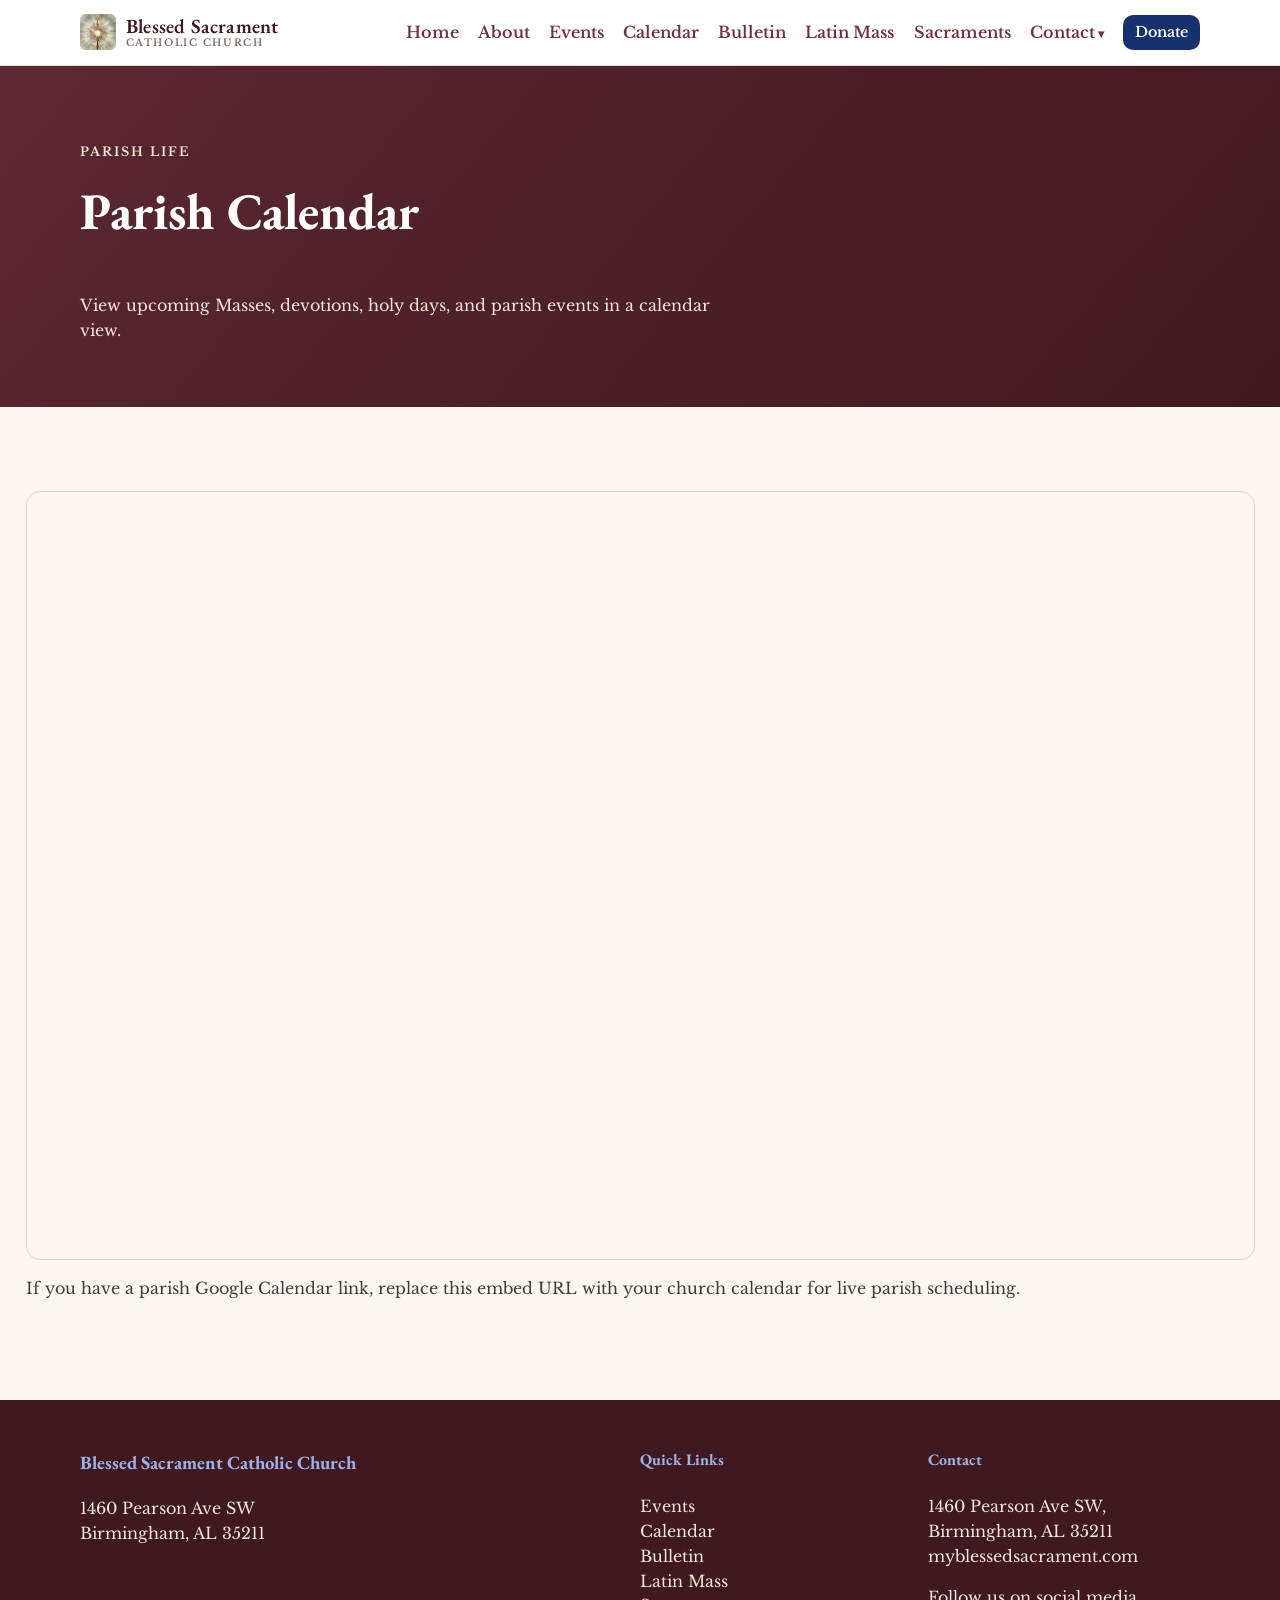
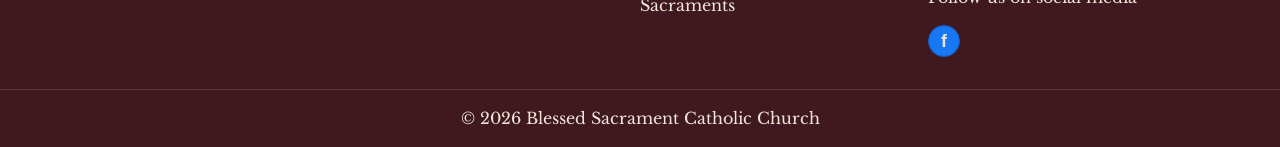
<file: calendar.html>
<!DOCTYPE html>
<html lang="en">
<head>
  <meta charset="UTF-8">
  <meta name="viewport" content="width=device-width, initial-scale=1.0">
  <title>Calendar | Blessed Sacrament Catholic Church</title>
  <link rel="preconnect" href="https://fonts.googleapis.com">
  <link rel="preconnect" href="https://fonts.gstatic.com" crossorigin>
  <link href="https://fonts.googleapis.com/css2?family=EB+Garamond:wght@500;600;700&family=Libre+Baskerville:wght@400;700&display=swap" rel="stylesheet">
  <link rel="stylesheet" href="styles.css">
</head>
<body>
  <nav class="site-nav">
    <div class="container nav-inner">
      <a class="brand" href="index.html"><span class="brand-mark"><img src="assets/nav-icon.png" alt="Blessed Sacrament icon"></span><span class="brand-wordmark"><span class="brand-title">Blessed Sacrament</span><span class="brand-subtitle">Catholic Church</span></span></a>
      <button id="menu-toggle" class="menu-toggle" aria-label="Toggle menu">Menu</button>
      <ul id="nav-links" class="nav-links">
        <li><a href="index.html">Home</a></li>
        <li><a href="about">About</a></li>
        <li><a href="events">Events</a></li>
        <li><a href="calendar">Calendar</a></li>
        <li><a href="bulletin">Bulletin</a></li>
        <li><a href="latin-mass">Latin Mass</a></li>
        <li><a href="sacraments">Sacraments</a></li>
        <li class="has-dropdown">
          <button class="nav-drop-toggle" type="button" aria-expanded="false">Contact</button>
          <ul class="nav-dropdown">
            <li><a href="staff">Staff</a></li>
            <li><a href="become-parishioner">Become a Parishioner</a></li>
          </ul>
        </li>
        <li><a class="btn btn-primary btn-small" href="index.html#donate">Donate</a></li>
      </ul>
    </div>
  </nav>

  <main>
    <section class="page-header">
      <div class="container">
        <p class="kicker">Parish Life</p>
        <h1>Parish Calendar</h1>
        <p>View upcoming Masses, devotions, holy days, and parish events in a calendar view.</p>
      </div>
    </section>

    <section class="section">
      <div class="container container-wide">
        <div class="map-wrap" style="min-height: 760px;">
          <iframe
            title="Blessed Sacrament parish calendar"
            src="https://calendar.google.com/calendar/embed?src=en.usa%23holiday%40group.v.calendar.google.com&ctz=America%2FChicago"
            loading="lazy"
            referrerpolicy="no-referrer-when-downgrade"
            style="min-height: 760px;"></iframe>
        </div>
        <p style="margin-top: 1rem;">If you have a parish Google Calendar link, replace this embed URL with your church calendar for live parish scheduling.</p>
      </div>
    </section>
  </main>

  <footer class="site-footer">
    <div class="container footer-grid">
      <div><h3>Blessed Sacrament Catholic Church</h3><p>1460 Pearson Ave SW<br>Birmingham, AL 35211</p></div>
      <div><h4>Quick Links</h4><ul><li><a href="events">Events</a></li><li><a href="calendar">Calendar</a></li><li><a href="bulletin">Bulletin</a></li><li><a href="latin-mass">Latin Mass</a></li><li><a href="sacraments">Sacraments</a></li></ul></div>
      <div><h4>Contact</h4><p>1460 Pearson Ave SW, Birmingham, AL 35211<br><a href="https://myblessedsacrament.com/" target="_blank" rel="noopener noreferrer">myblessedsacrament.com</a></p><p>Follow us on social media</p><div class="social-row"><a class="social-icon" href="https://www.facebook.com/pages/Blessed-Sacrament-Catholic-Church/217249931635364" target="_blank" rel="noopener noreferrer" aria-label="Blessed Sacrament Facebook">f</a></div></div>
    </div>
    <p class="copyright">© <span id="year"></span> Blessed Sacrament Catholic Church</p>
  </footer>
  <script src="script.js"></script>
</body>
</html>
</file>
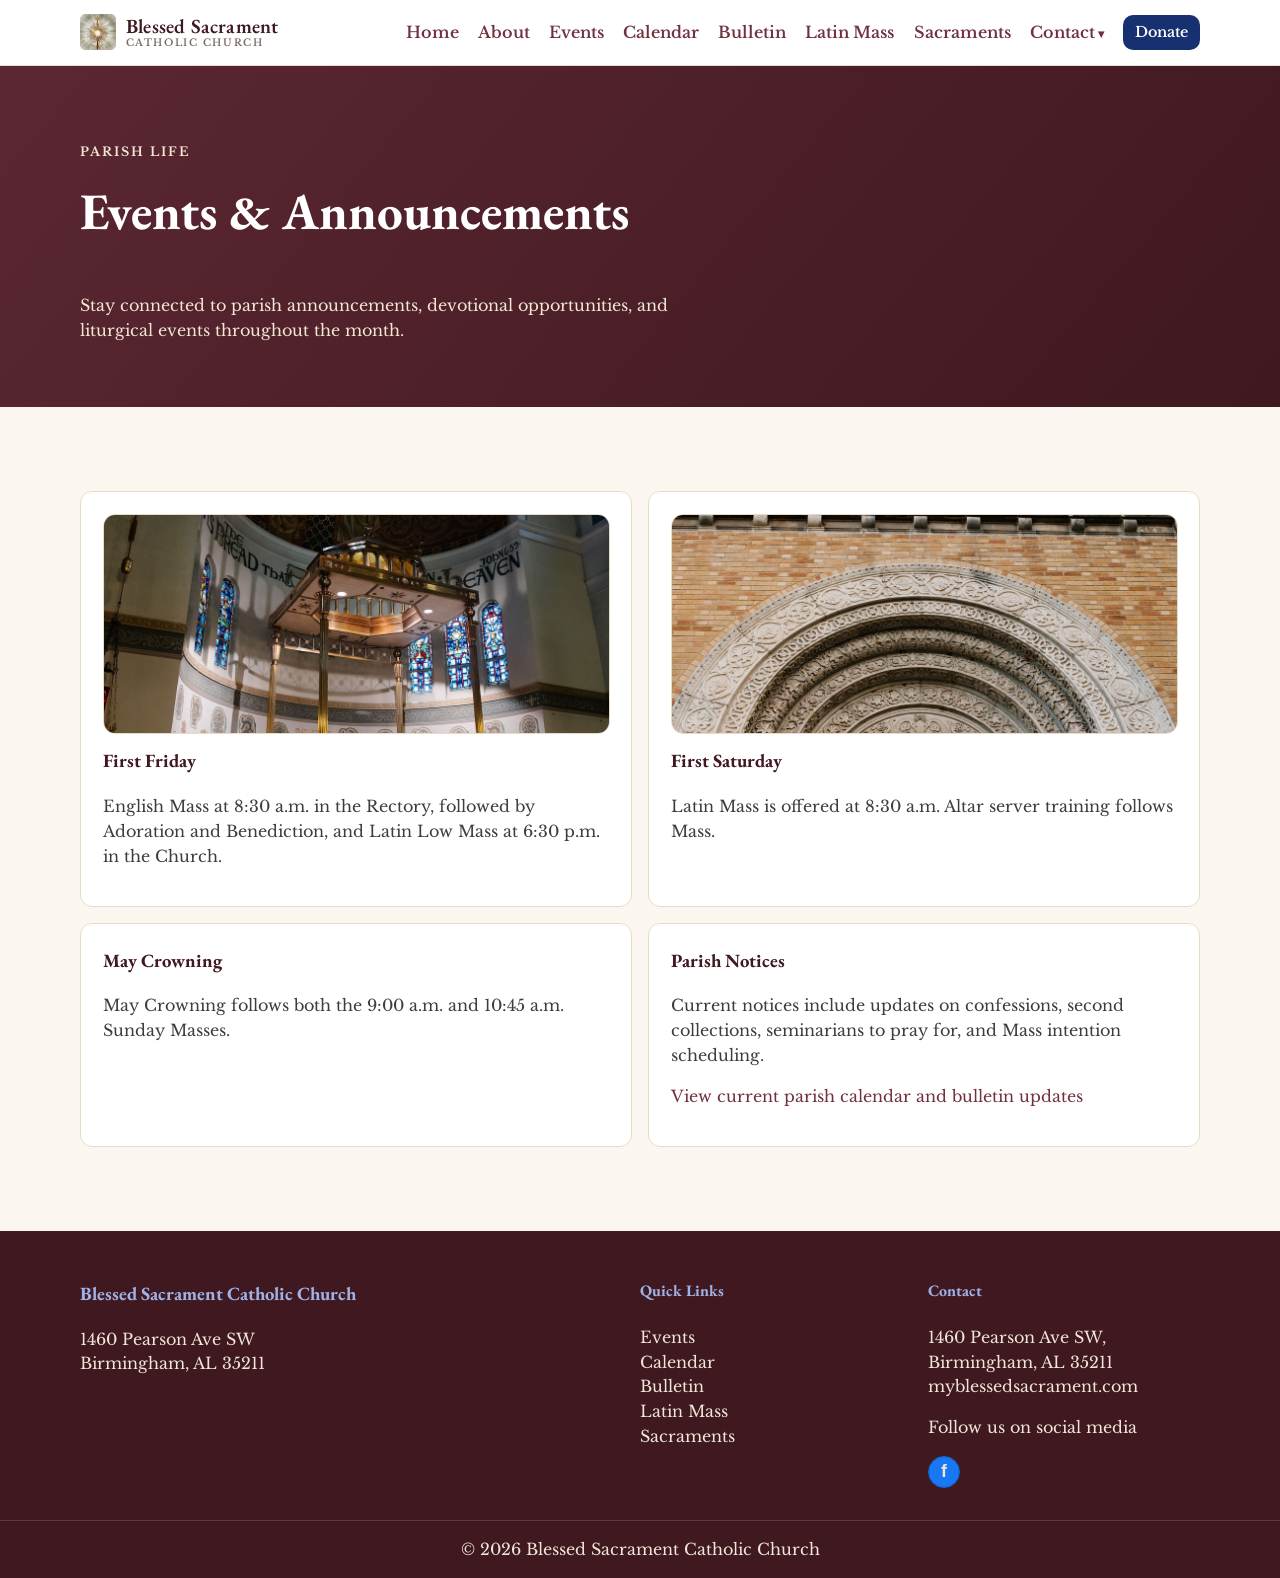
<file: events.html>
<!DOCTYPE html>
<html lang="en">
<head>
  <meta charset="UTF-8">
  <meta name="viewport" content="width=device-width, initial-scale=1.0">
  <title>Events | Blessed Sacrament Catholic Church</title>
  <link rel="preconnect" href="https://fonts.googleapis.com">
  <link rel="preconnect" href="https://fonts.gstatic.com" crossorigin>
  <link href="https://fonts.googleapis.com/css2?family=EB+Garamond:wght@500;600;700&family=Libre+Baskerville:wght@400;700&display=swap" rel="stylesheet">
  <link rel="stylesheet" href="styles.css">
</head>
<body>
  <nav class="site-nav">
    <div class="container nav-inner">
      <a class="brand" href="index.html"><span class="brand-mark"><img src="assets/nav-icon.png" alt="Blessed Sacrament icon"></span><span class="brand-wordmark"><span class="brand-title">Blessed Sacrament</span><span class="brand-subtitle">Catholic Church</span></span></a>
      <button id="menu-toggle" class="menu-toggle" aria-label="Toggle menu">Menu</button>
      <ul id="nav-links" class="nav-links">
        <li><a href="index.html">Home</a></li>
        <li><a href="about">About</a></li>
        <li><a href="events">Events</a></li>
        <li><a href="calendar">Calendar</a></li>
        <li><a href="bulletin">Bulletin</a></li>
        <li><a href="latin-mass">Latin Mass</a></li>
        <li><a href="sacraments">Sacraments</a></li>
        <li class="has-dropdown">
          <button class="nav-drop-toggle" type="button" aria-expanded="false">Contact</button>
          <ul class="nav-dropdown">
            <li><a href="staff">Staff</a></li>
            <li><a href="become-parishioner">Become a Parishioner</a></li>
          </ul>
        </li>
        <li><a class="btn btn-primary btn-small" href="index.html#donate">Donate</a></li>
      </ul>
    </div>
  </nav>

  <main>
    <section class="page-header">
      <div class="container">
        <p class="kicker">Parish Life</p>
        <h1>Events & Announcements</h1>
        <p>Stay connected to parish announcements, devotional opportunities, and liturgical events throughout the month.</p>
      </div>
    </section>
    <section id="calendar" class="section">
      <div class="container grid-2">
        <article class="feature"><img class="placeholder-img" src="assets/All_Photos/bradleyburckel-12.jpg" alt="Blessed Sacrament church altar during adoration"><h3>First Friday</h3><p>English Mass at 8:30 a.m. in the Rectory, followed by Adoration and Benediction, and Latin Low Mass at 6:30 p.m. in the Church.</p></article>
        <article class="feature"><img class="placeholder-img" src="assets/All_Photos/bradleyburckel-51.jpg" alt="Main entrance of Blessed Sacrament Catholic Church"><h3>First Saturday</h3><p>Latin Mass is offered at 8:30 a.m. Altar server training follows Mass.</p></article>
        <article class="feature"><h3>May Crowning</h3><p>May Crowning follows both the 9:00 a.m. and 10:45 a.m. Sunday Masses.</p></article>
        <article class="feature"><h3>Parish Notices</h3><p>Current notices include updates on confessions, second collections, seminarians to pray for, and Mass intention scheduling.</p><p><a href="https://myblessedsacrament.com/" target="_blank" rel="noopener noreferrer">View current parish calendar and bulletin updates</a></p></article>
      </div>
    </section>
  </main>

  <footer class="site-footer">
    <div class="container footer-grid">
      <div><h3>Blessed Sacrament Catholic Church</h3><p>1460 Pearson Ave SW<br>Birmingham, AL 35211</p></div>
      <div><h4>Quick Links</h4><ul><li><a href="events">Events</a></li><li><a href="calendar">Calendar</a></li><li><a href="bulletin">Bulletin</a></li><li><a href="latin-mass">Latin Mass</a></li><li><a href="sacraments">Sacraments</a></li></ul></div>
      <div><h4>Contact</h4><p>1460 Pearson Ave SW, Birmingham, AL 35211<br><a href="https://myblessedsacrament.com/" target="_blank" rel="noopener noreferrer">myblessedsacrament.com</a></p><p>Follow us on social media</p><div class="social-row"><a class="social-icon" href="https://www.facebook.com/pages/Blessed-Sacrament-Catholic-Church/217249931635364" target="_blank" rel="noopener noreferrer" aria-label="Blessed Sacrament Facebook">f</a></div></div>
    </div>
    <p class="copyright">© <span id="year"></span> Blessed Sacrament Catholic Church</p>
  </footer>
  <script src="script.js"></script>
</body>
</html>
</file>
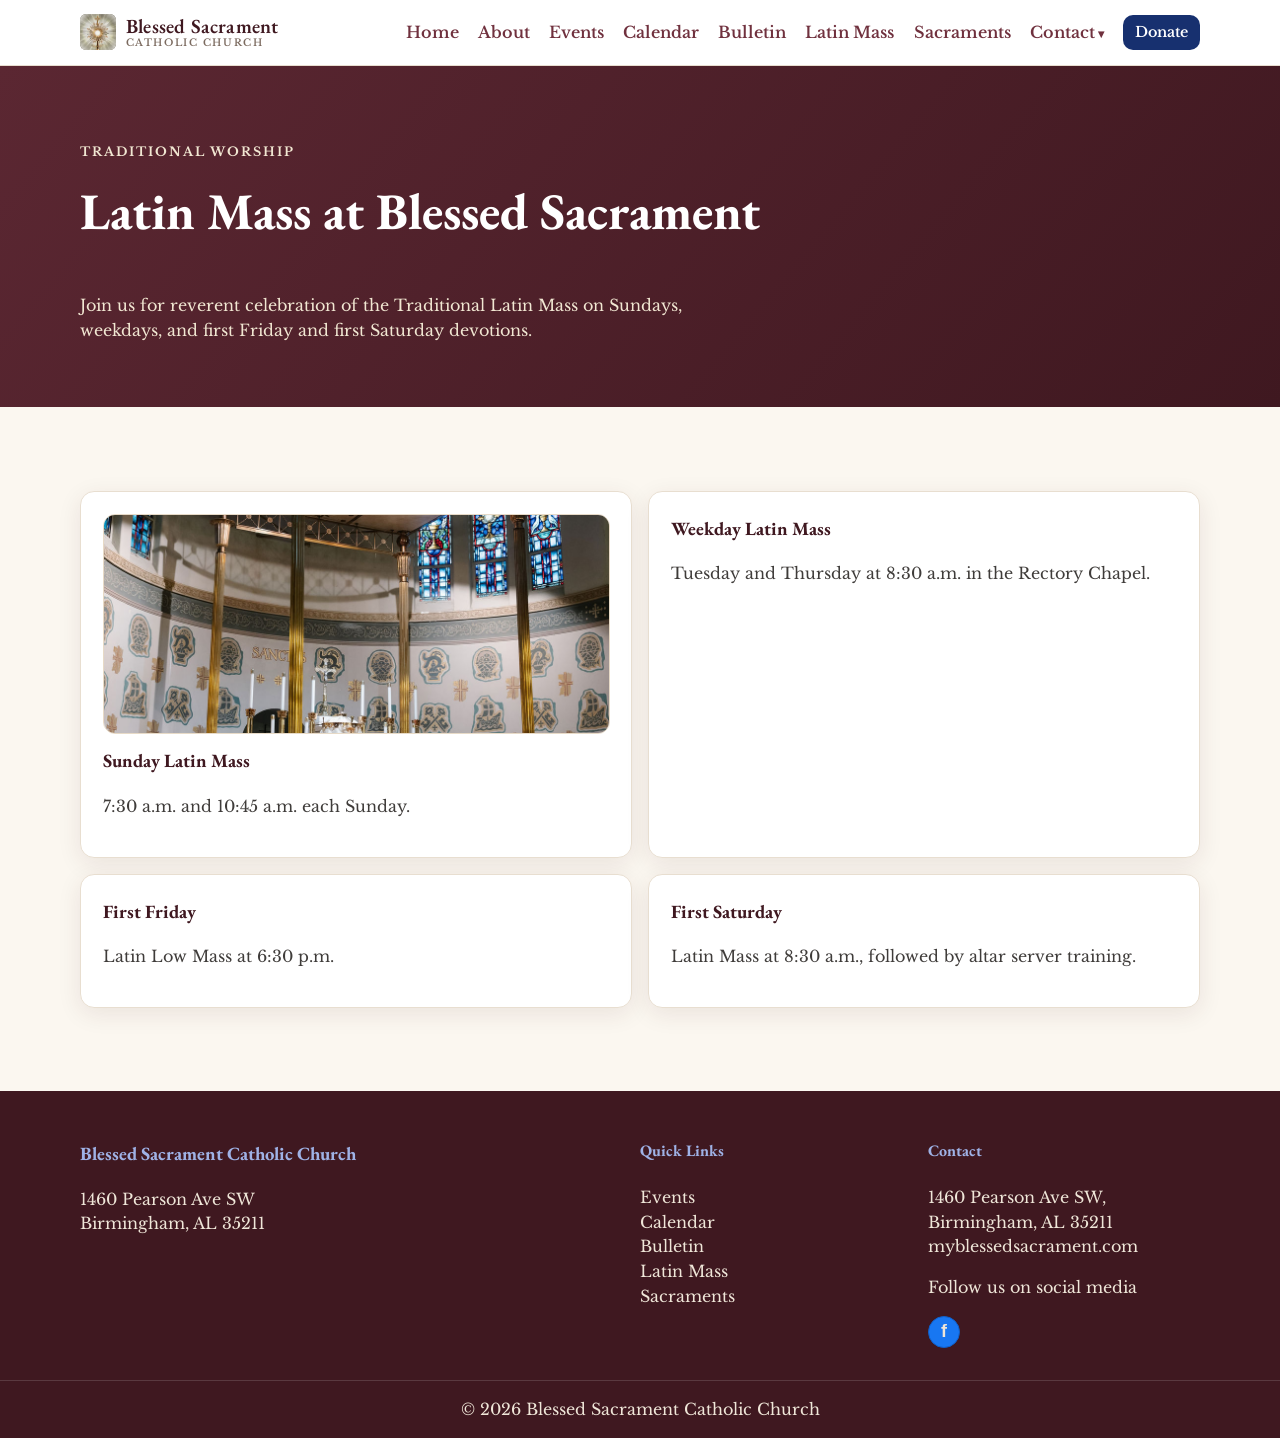
<file: latin-mass.html>
<!DOCTYPE html>
<html lang="en">
<head>
  <meta charset="UTF-8">
  <meta name="viewport" content="width=device-width, initial-scale=1.0">
  <title>Latin Mass | Blessed Sacrament Catholic Church</title>
  <link rel="preconnect" href="https://fonts.googleapis.com">
  <link rel="preconnect" href="https://fonts.gstatic.com" crossorigin>
  <link href="https://fonts.googleapis.com/css2?family=EB+Garamond:wght@500;600;700&family=Libre+Baskerville:wght@400;700&display=swap" rel="stylesheet">
  <link rel="stylesheet" href="styles.css">
</head>
<body>
  <nav class="site-nav">
    <div class="container nav-inner">
      <a class="brand" href="index.html"><span class="brand-mark"><img src="assets/nav-icon.png" alt="Blessed Sacrament icon"></span><span class="brand-wordmark"><span class="brand-title">Blessed Sacrament</span><span class="brand-subtitle">Catholic Church</span></span></a>
      <button id="menu-toggle" class="menu-toggle" aria-label="Toggle menu">Menu</button>
      <ul id="nav-links" class="nav-links">
        <li><a href="index.html">Home</a></li><li><a href="about">About</a></li><li><a href="events">Events</a></li><li><a href="calendar">Calendar</a></li><li><a href="bulletin">Bulletin</a></li><li><a href="latin-mass">Latin Mass</a></li><li><a href="sacraments">Sacraments</a></li><li class="has-dropdown"><button class="nav-drop-toggle" type="button" aria-expanded="false">Contact</button><ul class="nav-dropdown"><li><a href="staff">Staff</a></li><li><a href="become-parishioner">Become a Parishioner</a></li></ul></li><li><a class="btn btn-primary btn-small" href="index.html#donate">Donate</a></li>
      </ul>
    </div>
  </nav>

  <main>
    <section class="page-header">
      <div class="container">
        <p class="kicker">Traditional Worship</p>
        <h1>Latin Mass at Blessed Sacrament</h1>
        <p>Join us for reverent celebration of the Traditional Latin Mass on Sundays, weekdays, and first Friday and first Saturday devotions.</p>
      </div>
    </section>
    <section class="section">
      <div class="container grid-2">
        <article class="card"><img class="placeholder-img" src="assets/All_Photos/bradleyburckel-34.jpg" alt="Blessed Sacrament church sanctuary and altar"><h3>Sunday Latin Mass</h3><p>7:30 a.m. and 10:45 a.m. each Sunday.</p></article>
        <article class="card"><h3>Weekday Latin Mass</h3><p>Tuesday and Thursday at 8:30 a.m. in the Rectory Chapel.</p></article>
        <article class="card"><h3>First Friday</h3><p>Latin Low Mass at 6:30 p.m.</p></article>
        <article class="card"><h3>First Saturday</h3><p>Latin Mass at 8:30 a.m., followed by altar server training.</p></article>
      </div>
    </section>
  </main>

  <footer class="site-footer">
    <div class="container footer-grid">
      <div><h3>Blessed Sacrament Catholic Church</h3><p>1460 Pearson Ave SW<br>Birmingham, AL 35211</p></div>
      <div><h4>Quick Links</h4><ul><li><a href="events">Events</a></li><li><a href="calendar">Calendar</a></li><li><a href="bulletin">Bulletin</a></li><li><a href="latin-mass">Latin Mass</a></li><li><a href="sacraments">Sacraments</a></li></ul></div>
      <div><h4>Contact</h4><p>1460 Pearson Ave SW, Birmingham, AL 35211<br><a href="https://myblessedsacrament.com/" target="_blank" rel="noopener noreferrer">myblessedsacrament.com</a></p><p>Follow us on social media</p><div class="social-row"><a class="social-icon" href="https://www.facebook.com/pages/Blessed-Sacrament-Catholic-Church/217249931635364" target="_blank" rel="noopener noreferrer" aria-label="Blessed Sacrament Facebook">f</a></div></div>
    </div>
    <p class="copyright">© <span id="year"></span> Blessed Sacrament Catholic Church</p>
  </footer>
  <script src="script.js"></script>
</body>
</html>
</file>
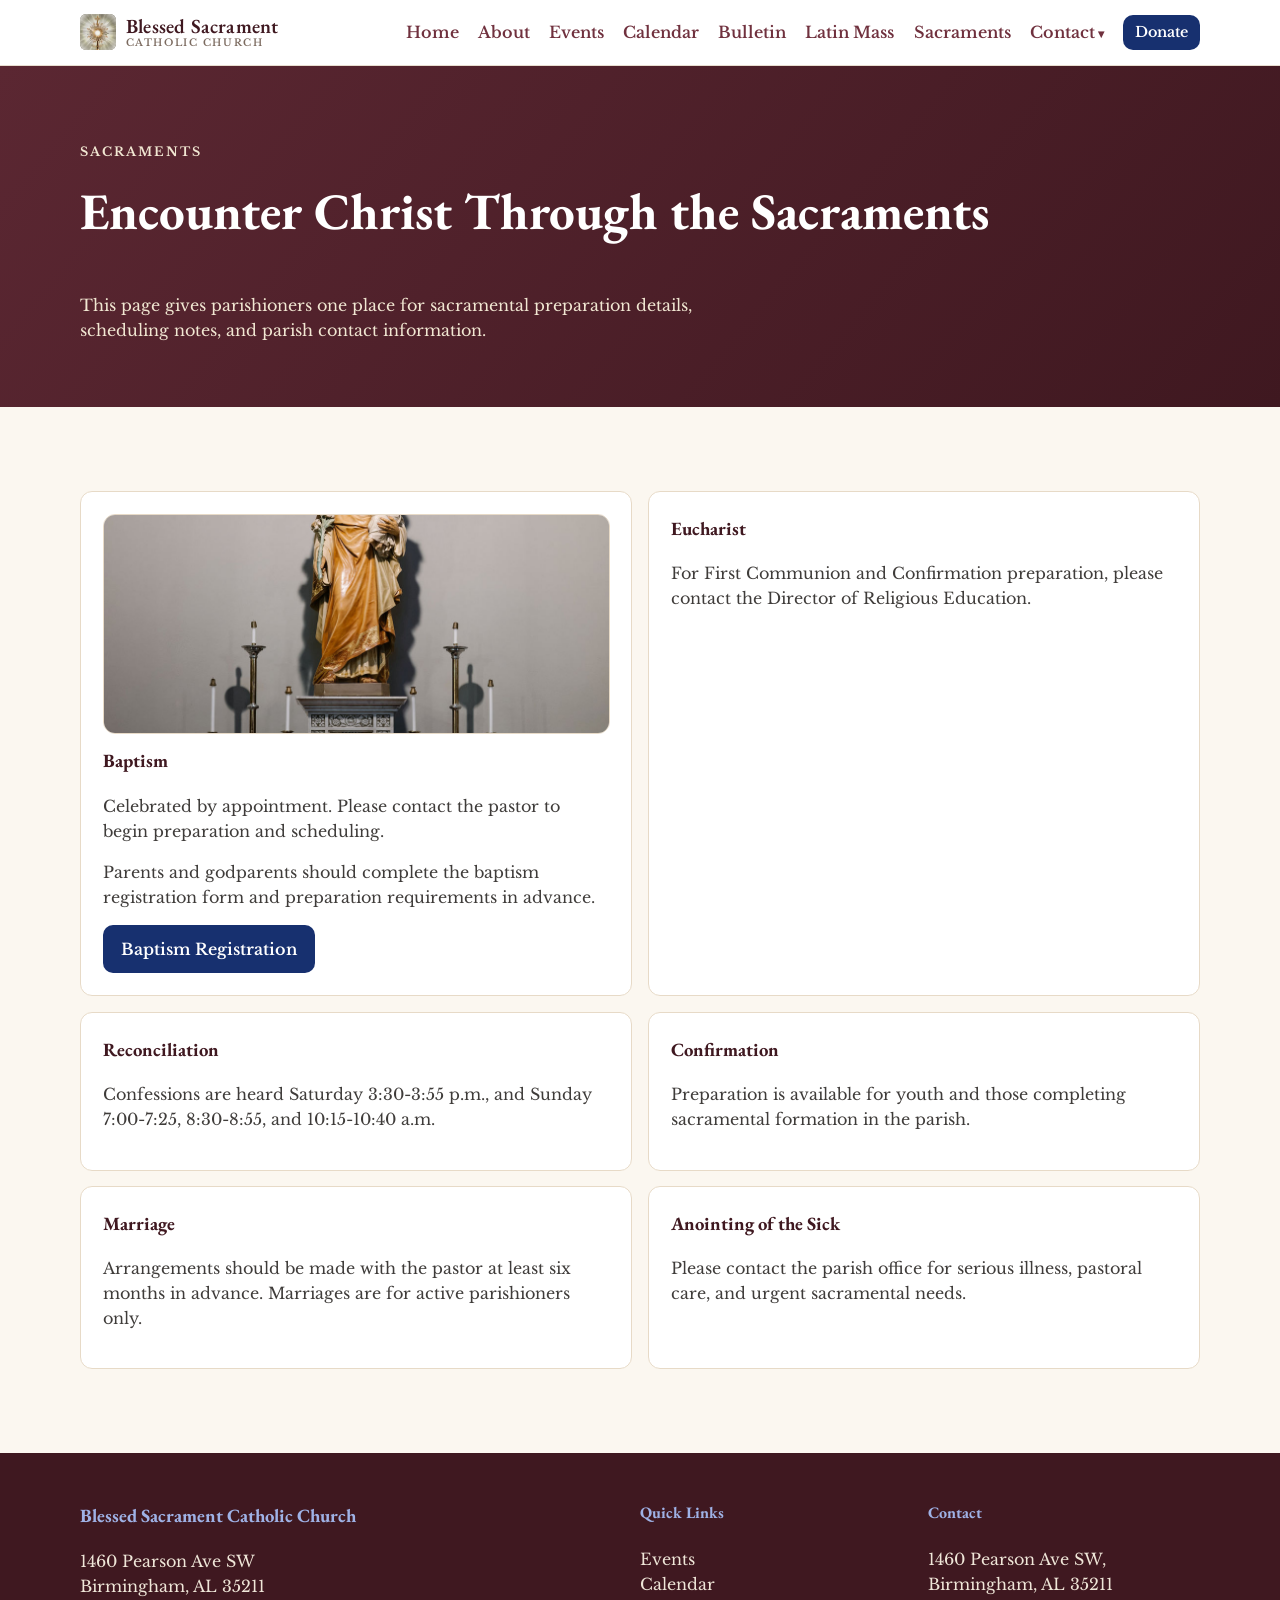
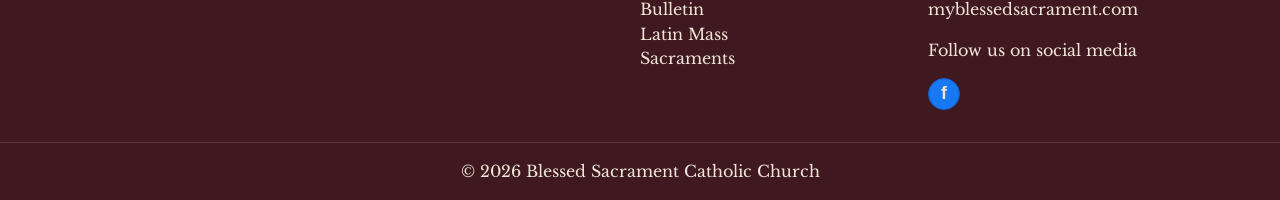
<file: sacraments.html>
<!DOCTYPE html>
<html lang="en">
<head>
  <meta charset="UTF-8">
  <meta name="viewport" content="width=device-width, initial-scale=1.0">
  <title>Sacraments | Blessed Sacrament Catholic Church</title>
  <link rel="preconnect" href="https://fonts.googleapis.com">
  <link rel="preconnect" href="https://fonts.gstatic.com" crossorigin>
  <link href="https://fonts.googleapis.com/css2?family=EB+Garamond:wght@500;600;700&family=Libre+Baskerville:wght@400;700&display=swap" rel="stylesheet">
  <link rel="stylesheet" href="styles.css">
</head>
<body>
  <nav class="site-nav">
    <div class="container nav-inner">
      <a class="brand" href="index.html"><span class="brand-mark"><img src="assets/nav-icon.png" alt="Blessed Sacrament icon"></span><span class="brand-wordmark"><span class="brand-title">Blessed Sacrament</span><span class="brand-subtitle">Catholic Church</span></span></a>
      <button id="menu-toggle" class="menu-toggle" aria-label="Toggle menu">Menu</button>
      <ul id="nav-links" class="nav-links">
        <li><a href="index.html">Home</a></li><li><a href="about">About</a></li><li><a href="events">Events</a></li><li><a href="calendar">Calendar</a></li><li><a href="bulletin">Bulletin</a></li><li><a href="latin-mass">Latin Mass</a></li><li><a href="sacraments">Sacraments</a></li><li class="has-dropdown"><button class="nav-drop-toggle" type="button" aria-expanded="false">Contact</button><ul class="nav-dropdown"><li><a href="staff">Staff</a></li><li><a href="become-parishioner">Become a Parishioner</a></li></ul></li><li><a class="btn btn-primary btn-small" href="index.html#donate">Donate</a></li>
      </ul>
    </div>
  </nav>

  <main>
    <section class="page-header">
      <div class="container">
        <p class="kicker">Sacraments</p>
        <h1>Encounter Christ Through the Sacraments</h1>
        <p>This page gives parishioners one place for sacramental preparation details, scheduling notes, and parish contact information.</p>
      </div>
    </section>
    <section class="section">
      <div class="container grid-2">
        <article class="feature"><img class="placeholder-img" src="assets/All_Photos/bradleyburckel-22.jpg" alt="St. Joseph side altar at Blessed Sacrament Catholic Church"><h3>Baptism</h3><p>Celebrated by appointment. Please contact the pastor to begin preparation and scheduling.</p><p>Parents and godparents should complete the baptism registration form and preparation requirements in advance.</p><a class="btn btn-primary" href="baptism-registration">Baptism Registration</a></article>
        <article class="feature"><h3>Eucharist</h3><p>For First Communion and Confirmation preparation, please contact the Director of Religious Education.</p></article>
        <article class="feature"><h3>Reconciliation</h3><p>Confessions are heard Saturday 3:30-3:55 p.m., and Sunday 7:00-7:25, 8:30-8:55, and 10:15-10:40 a.m.</p></article>
        <article class="feature"><h3>Confirmation</h3><p>Preparation is available for youth and those completing sacramental formation in the parish.</p></article>
        <article class="feature"><h3>Marriage</h3><p>Arrangements should be made with the pastor at least six months in advance. Marriages are for active parishioners only.</p></article>
        <article class="feature"><h3>Anointing of the Sick</h3><p>Please contact the parish office for serious illness, pastoral care, and urgent sacramental needs.</p></article>
      </div>
    </section>
  </main>

  <footer class="site-footer">
    <div class="container footer-grid">
      <div><h3>Blessed Sacrament Catholic Church</h3><p>1460 Pearson Ave SW<br>Birmingham, AL 35211</p></div>
      <div><h4>Quick Links</h4><ul><li><a href="events">Events</a></li><li><a href="calendar">Calendar</a></li><li><a href="bulletin">Bulletin</a></li><li><a href="latin-mass">Latin Mass</a></li><li><a href="sacraments">Sacraments</a></li></ul></div>
      <div><h4>Contact</h4><p>1460 Pearson Ave SW, Birmingham, AL 35211<br><a href="https://myblessedsacrament.com/" target="_blank" rel="noopener noreferrer">myblessedsacrament.com</a></p><p>Follow us on social media</p><div class="social-row"><a class="social-icon" href="https://www.facebook.com/pages/Blessed-Sacrament-Catholic-Church/217249931635364" target="_blank" rel="noopener noreferrer" aria-label="Blessed Sacrament Facebook">f</a></div></div>
    </div>
    <p class="copyright">© <span id="year"></span> Blessed Sacrament Catholic Church</p>
  </footer>
  <script src="script.js"></script>
</body>
</html>
</file>
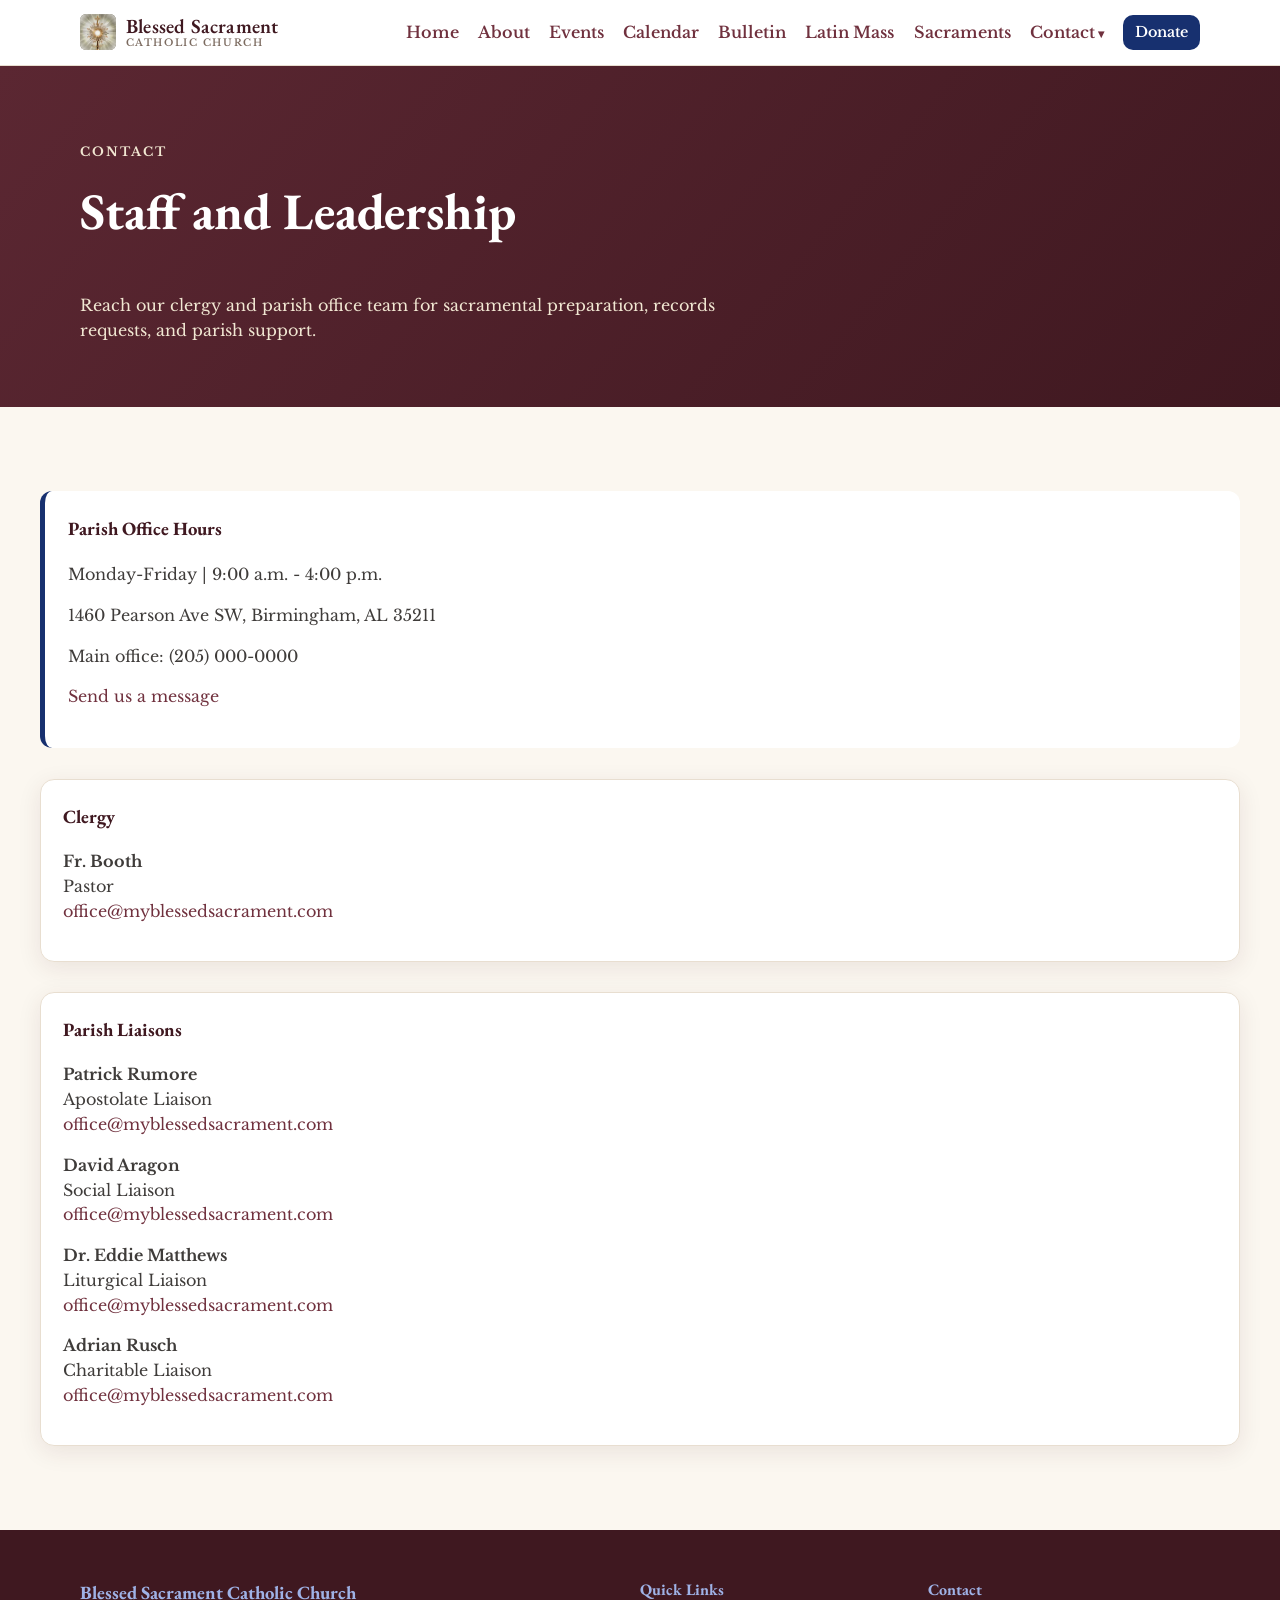
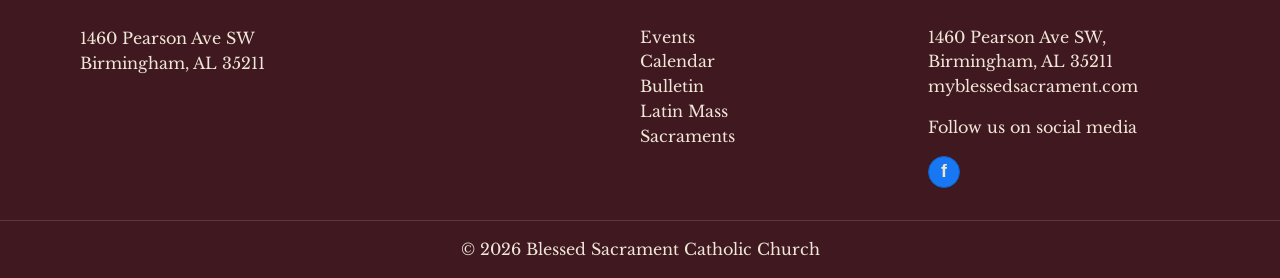
<file: staff.html>
<!DOCTYPE html>
<html lang="en">
<head>
  <meta charset="UTF-8">
  <meta name="viewport" content="width=device-width, initial-scale=1.0">
  <title>Staff | Blessed Sacrament Catholic Church</title>
  <link rel="preconnect" href="https://fonts.googleapis.com">
  <link rel="preconnect" href="https://fonts.gstatic.com" crossorigin>
  <link href="https://fonts.googleapis.com/css2?family=EB+Garamond:wght@500;600;700&family=Libre+Baskerville:wght@400;700&display=swap" rel="stylesheet">
  <link rel="stylesheet" href="styles.css">
</head>
<body>
  <nav class="site-nav">
    <div class="container nav-inner">
      <a class="brand" href="index.html"><span class="brand-mark"><img src="assets/nav-icon.png" alt="Blessed Sacrament icon"></span><span class="brand-wordmark"><span class="brand-title">Blessed Sacrament</span><span class="brand-subtitle">Catholic Church</span></span></a>
      <button id="menu-toggle" class="menu-toggle" aria-label="Toggle menu">Menu</button>
      <ul id="nav-links" class="nav-links">
        <li><a href="index.html">Home</a></li>
        <li><a href="about">About</a></li>
        <li><a href="events">Events</a></li>
        <li><a href="calendar">Calendar</a></li>
        <li><a href="bulletin">Bulletin</a></li>
        <li><a href="latin-mass">Latin Mass</a></li>
        <li><a href="sacraments">Sacraments</a></li>
        <li class="has-dropdown">
          <button class="nav-drop-toggle" type="button" aria-expanded="false">Contact</button>
          <ul class="nav-dropdown">
            <li><a href="staff">Staff</a></li>
            <li><a href="become-parishioner">Become a Parishioner</a></li>
          </ul>
        </li>
        <li><a class="btn btn-primary btn-small" href="index.html#donate">Donate</a></li>
      </ul>
    </div>
  </nav>

  <main>
    <section class="page-header">
      <div class="container">
        <p class="kicker">Contact</p>
        <h1>Staff and Leadership</h1>
        <p>Reach our clergy and parish office team for sacramental preparation, records requests, and parish support.</p>
      </div>
    </section>

    <section class="section">
      <div class="container container-wide staff-stack">
        <article class="bulletin-box">
          <h3>Parish Office Hours</h3><p>Monday-Friday | 9:00 a.m. - 4:00 p.m.</p>
          <p>1460 Pearson Ave SW, Birmingham, AL 35211</p>
          <p>Main office: (205) 000-0000</p>
          <p><a href="about#contact">Send us a message</a></p>
        </article>

        <article class="card">
          <h3>Clergy</h3>
          <p><strong>Fr. Booth</strong><br>Pastor<br><a href="mailto:office@myblessedsacrament.com">office@myblessedsacrament.com</a></p>
          
        </article>

        <article class="card">
          <h3>Parish Liaisons</h3>
          <p><strong>Patrick Rumore</strong><br>Apostolate Liaison<br><a href="mailto:office@myblessedsacrament.com">office@myblessedsacrament.com</a></p>
          <p><strong>David Aragon</strong><br>Social Liaison<br><a href="mailto:office@myblessedsacrament.com">office@myblessedsacrament.com</a></p>
          <p><strong>Dr. Eddie Matthews</strong><br>Liturgical Liaison<br><a href="mailto:office@myblessedsacrament.com">office@myblessedsacrament.com</a></p>
          <p><strong>Adrian Rusch</strong><br>Charitable Liaison<br><a href="mailto:office@myblessedsacrament.com">office@myblessedsacrament.com</a></p>
        </article>

        
      </div>
    </section>
  </main>

  <footer class="site-footer">
    <div class="container footer-grid">
      <div><h3>Blessed Sacrament Catholic Church</h3><p>1460 Pearson Ave SW<br>Birmingham, AL 35211</p></div>
      <div><h4>Quick Links</h4><ul><li><a href="events">Events</a></li><li><a href="calendar">Calendar</a></li><li><a href="bulletin">Bulletin</a></li><li><a href="latin-mass">Latin Mass</a></li><li><a href="sacraments">Sacraments</a></li></ul></div>
      <div><h4>Contact</h4><p>1460 Pearson Ave SW, Birmingham, AL 35211<br><a href="https://myblessedsacrament.com/" target="_blank" rel="noopener noreferrer">myblessedsacrament.com</a></p><p>Follow us on social media</p><div class="social-row"><a class="social-icon" href="https://www.facebook.com/pages/Blessed-Sacrament-Catholic-Church/217249931635364" target="_blank" rel="noopener noreferrer" aria-label="Blessed Sacrament Facebook">f</a></div></div>
    </div>
    <p class="copyright">© <span id="year"></span> Blessed Sacrament Catholic Church</p>
  </footer>
  <script src="script.js"></script>
</body>
</html>
</file>
<file: styles.css>
:root {
  --burgundy-900: #3f1820;
  --burgundy-800: #5b2732;
  --burgundy-700: #70313e;
  --gold-500: #17306f;
  --gold-300: #9fb2e6;
  --cream-50: #fbf7f0;
  --stone-100: #f1ece4;
  --slate-700: #3f3c3a;
  --white: #ffffff;
}

*,
*::before,
*::after {
  box-sizing: border-box;
}

body {
  margin: 0;
  font-family: "Libre Baskerville", Georgia, serif;
  color: var(--slate-700);
  background: var(--cream-50);
  line-height: 1.55;
}

html {
  scroll-behavior: smooth;
}

h1,
h2,
h3,
h4 {
  margin-top: 0;
  font-family: "EB Garamond", "Times New Roman", serif;
  color: var(--burgundy-900);
}

a {
  color: var(--burgundy-700);
  text-decoration: none;
}

a:hover {
  text-decoration: underline;
}

.container {
  width: min(1120px, 92%);
  margin: 0 auto;
}

.container-wide {
  width: min(1320px, 96%);
}

.topbar {
  background: var(--burgundy-900);
  color: var(--stone-100);
  font-size: 0.9rem;
}

.topbar-inner {
  display: flex;
  justify-content: space-between;
  align-items: center;
  gap: 1rem;
  padding: 0.5rem 0;
}

.topbar a {
  color: var(--gold-300);
}

.site-nav {
  background: rgba(255, 255, 255, 0.95);
  border-bottom: 1px solid #e8ded0;
  position: sticky;
  top: 0;
  z-index: 100;
  transition: box-shadow 220ms ease, background-color 220ms ease;
}

.site-nav.nav-scrolled {
  box-shadow: 0 10px 28px rgba(63, 24, 32, 0.12);
  background: rgba(255, 255, 255, 0.98);
}

.nav-inner {
  display: flex;
  justify-content: space-between;
  align-items: center;
  padding: 0.9rem 0;
}

.brand {
  display: flex;
  align-items: center;
  gap: 0.6rem;
  font-weight: 600;
  color: var(--burgundy-900);
  line-height: 1.05;
  overflow: hidden;
}

.brand-mark {
  width: 2.25rem;
  height: 2.25rem;
  border-radius: 6px;
  display: grid;
  place-items: center;
  overflow: hidden;
  border: 0;
  background: transparent;
  animation: brandIconEnter 900ms cubic-bezier(0.17, 0.84, 0.44, 1) both;
  position: relative;
  box-shadow: 0 0 10px rgba(255, 255, 255, 0.95);
}

.brand-mark img {
  width: 100%;
  height: 100%;
  object-fit: contain;
}

.brand-mark::after {
  content: "";
  position: absolute;
  inset: 0;
  border-radius: 6px;
  pointer-events: none;
  background: radial-gradient(circle at center, transparent 62%, rgba(255, 255, 255, 0.96) 100%);
}

.brand-wordmark {
  display: grid;
  gap: 0.1rem;
}

.brand-title {
  font-family: "EB Garamond", "Times New Roman", serif;
  font-size: 1.25rem;
  letter-spacing: 0.01em;
  opacity: 0;
  transform: translateY(12px) scale(0.985);
  filter: blur(8px);
  animation: brandTitleReveal 1000ms cubic-bezier(0.16, 1, 0.3, 1) 140ms forwards;
}

.brand-subtitle {
  font-size: 0.62rem;
  letter-spacing: 0.16em;
  text-transform: uppercase;
  color: #7b6a5f;
  opacity: 0;
  transform: translateY(12px);
  filter: blur(6px);
  animation: brandSubtitleReveal 800ms cubic-bezier(0.16, 1, 0.3, 1) 320ms forwards;
}

.brand-title,
.brand-subtitle {
  position: relative;
}

.brand-title::after,
.brand-subtitle::after {
  content: "";
  position: absolute;
  inset: -2px -8px;
  background: linear-gradient(100deg, transparent 20%, rgba(193, 210, 255, 0.68) 50%, transparent 80%);
  transform: translateX(-115%);
  pointer-events: none;
  animation: brandSweep 900ms ease-out 420ms forwards;
}

.nav-links {
  list-style: none;
  display: flex;
  gap: 1.2rem;
  margin: 0;
  padding: 0;
  align-items: center;
}

.nav-links a {
  font-weight: 600;
}

.has-dropdown {
  position: relative;
  padding-bottom: 0.7rem;
  margin-bottom: -0.7rem;
}

.has-dropdown::after {
  content: "";
  position: absolute;
  left: 0;
  top: 100%;
  width: 100%;
  height: 0.65rem;
}

.nav-drop-toggle {
  border: 0;
  background: transparent;
  font: inherit;
  font-weight: 600;
  color: var(--burgundy-700);
  cursor: pointer;
  padding: 0;
}

.nav-drop-toggle::after {
  content: " \25BE";
  font-size: 0.72em;
}

.nav-dropdown {
  list-style: none;
  position: absolute;
  top: 100%;
  left: 0;
  min-width: 220px;
  margin: 0;
  padding: 0.7rem 0.55rem 0.55rem;
  border: 1px solid #e8ded0;
  border-radius: 10px;
  background: #fff;
  box-shadow: 0 10px 22px rgba(29, 20, 17, 0.12);
  display: none;
  z-index: 120;
}

.nav-dropdown li + li {
  margin-top: 0.25rem;
}

.nav-dropdown a {
  display: block;
  padding: 0.45rem 0.5rem;
  border-radius: 6px;
}

.nav-dropdown a:hover {
  background: #f5ede5;
  text-decoration: none;
}

.has-dropdown:hover .nav-dropdown,
.has-dropdown:hover > .nav-dropdown,
.has-dropdown > .nav-dropdown:hover,
.has-dropdown:focus-within .nav-dropdown,
.has-dropdown.open .nav-dropdown {
  display: block;
}

.menu-toggle {
  display: none;
  border: 1px solid #d6c7ac;
  background: var(--white);
  color: var(--burgundy-800);
  border-radius: 8px;
  padding: 0.4rem 0.7rem;
}

.hero {
  position: relative;
  min-height: 68vh;
  display: grid;
  place-items: center;
  text-align: center;
  color: var(--white);
  background: linear-gradient(180deg, rgba(27, 8, 14, 0.24), rgba(27, 8, 14, 0.34)),
    url("assets/All_Photos/bradleyburckel-55.jpg")
      center/cover;
  padding: 5rem 0 8.25rem;
}

.hero-overlay {
  position: absolute;
  inset: 0;
  background: linear-gradient(145deg, rgba(91, 39, 50, 0.28), rgba(63, 24, 32, 0.45));
}

.hero-content {
  position: relative;
  z-index: 1;
  animation: heroFadeUp 900ms ease-out both;
  max-width: 36rem;
  margin-right: auto;
  text-align: left;
}

.kicker {
  text-transform: uppercase;
  letter-spacing: 0.16em;
  font-size: 0.78rem;
  font-weight: 700;
  color: var(--gold-500);
  margin-bottom: 0.6rem;
}

.hero .kicker {
  display: inline-block;
  color: #ffffff;
  background: rgba(18, 10, 13, 0.56);
  border: 1px solid rgba(255, 255, 255, 0.38);
  border-radius: 999px;
  padding: 0.34rem 0.72rem;
  text-shadow: 0 1px 2px rgba(0, 0, 0, 0.45);
}

.hero h1 {
  color: var(--white);
  font-size: clamp(2rem, 4.5vw, 3.75rem);
  line-height: 1.08;
  max-width: 14ch;
  margin-inline: 0;
  text-shadow: 0 2px 12px rgba(0, 0, 0, 0.42);
}

.verse {
  font-style: italic;
  color: #f2e6c9;
  font-size: 1.35rem;
  max-width: 14ch;
  margin: 0.4rem 0 0;
  text-align: left;
}

.hero-actions {
  display: flex;
  gap: 0.8rem;
  justify-content: flex-start;
  flex-wrap: wrap;
  margin-top: 1rem;
}

.btn {
  display: inline-block;
  padding: 0.72rem 1.15rem;
  border-radius: 10px;
  font-weight: 600;
  text-decoration: none;
  border: 0;
  cursor: pointer;
  transition: transform 200ms ease, box-shadow 200ms ease, filter 200ms ease;
}

.btn:hover,
.btn:focus-visible {
  transform: translateY(-2px);
  box-shadow: 0 10px 24px rgba(50, 23, 15, 0.18);
  text-decoration: none;
}

.btn-primary {
  background: var(--gold-500);
  color: #ffffff;
}

.btn-outline {
  border: 1px solid var(--burgundy-700);
  color: var(--burgundy-900);
  background: rgba(255, 255, 255, 0.85);
}

.hero .btn-outline {
  border: 1px solid #c1d2ff;
  color: var(--white);
  background: rgba(255, 255, 255, 0.07);
}

.btn-small {
  padding: 0.42rem 0.75rem;
  font-size: 0.9rem;
}

.quick-info {
  margin-top: -1.2rem;
  position: relative;
  z-index: 2;
}

.grid-3,
.grid-2,
.footer-grid {
  display: grid;
  gap: 1rem;
}

.grid-3 {
  grid-template-columns: repeat(3, minmax(0, 1fr));
}

.grid-2 {
  grid-template-columns: repeat(2, minmax(0, 1fr));
}

.staff-stack {
  display: grid;
  grid-template-columns: 1fr;
  gap: 1.9rem;
  padding-inline: 0.9rem;
}

.card {
  background: var(--white);
  border: 1px solid #e8ded0;
  border-radius: 14px;
  padding: 1.35rem;
  box-shadow: 0 6px 24px rgba(63, 24, 32, 0.09);
  transition: transform 230ms ease, box-shadow 230ms ease;
}

.card:hover {
  transform: translateY(-4px);
  box-shadow: 0 14px 28px rgba(63, 24, 32, 0.15);
}

.section {
  padding: 5.25rem 0;
}

.page-header {
  background: linear-gradient(130deg, #5b2732 0%, #3f1820 100%);
  color: var(--white);
  padding: 4rem 0 3rem;
}

.page-header h1 {
  color: var(--white);
  font-size: clamp(2rem, 4.3vw, 3.2rem);
}

.page-header p {
  max-width: 60ch;
  color: #f1e7d2;
}

.section-alt {
  background: var(--stone-100);
}

.section-head {
  margin-bottom: 1.25rem;
}

.section-head h2 {
  font-size: clamp(1.9rem, 3.8vw, 2.8rem);
}

.feature {
  border-radius: 12px;
  border: 1px solid #e7dac7;
  background: var(--white);
  padding: 1.35rem;
  transition: transform 230ms ease, box-shadow 230ms ease;
}

.feature:hover {
  transform: translateY(-4px);
  box-shadow: 0 12px 24px rgba(63, 24, 32, 0.12);
}

.bulletin-box {
  background: var(--white);
  border-left: 5px solid var(--gold-500);
  border-radius: 12px;
  padding: 1.45rem;
}

.align-center {
  align-items: center;
}

.image-placeholder {
  min-height: 330px;
  border-radius: 14px;
  background: linear-gradient(145deg, #6b2f3b, #34141b);
  color: #f1dfb1;
  display: grid;
  place-items: center;
  font-size: 1.3rem;
}

.placeholder-img {
  display: block;
  width: 100%;
  max-width: 100%;
  height: 220px;
  object-fit: cover;
  border-radius: 12px;
  border: 1px solid #e7dac7;
  margin-bottom: 0.8rem;
}

.site-footer {
  background: var(--burgundy-900);
  color: #efe6d8;
  padding-top: 3rem;
}

.map-wrap {
  min-height: 380px;
  border-radius: 14px;
  overflow: hidden;
  border: 1px solid #e2d5bf;
}

.map-wrap iframe {
  width: 100%;
  height: 100%;
  min-height: 380px;
  border: 0;
}

.contact-form {
  background: var(--white);
  border: 1px solid #e7dac7;
  border-radius: 14px;
  padding: 1.2rem;
  display: grid;
  gap: 0.5rem;
}

.contact-form label {
  font-size: 0.92rem;
  font-weight: 600;
  color: var(--burgundy-800);
}

.contact-form input,
.contact-form select,
.contact-form textarea {
  width: 100%;
  border: 1px solid #d8cab2;
  border-radius: 8px;
  padding: 0.65rem;
  font: inherit;
  background: #fffcf8;
}

.contact-form textarea {
  resize: vertical;
}

.contact-form input:focus,
.contact-form select:focus,
.contact-form textarea:focus {
  outline: 2px solid #c7a24a;
  outline-offset: 1px;
}

.site-footer h3,
.site-footer h4 {
  color: var(--gold-300);
}

.footer-grid {
  grid-template-columns: 2fr 1fr 1fr;
}

.site-footer ul {
  list-style: none;
  padding: 0;
}

.site-footer a {
  color: #efe6d8;
}

.social-row {
  display: flex;
  align-items: center;
  gap: 0.7rem;
  margin-top: 0.5rem;
}

.social-icon {
  width: 2rem;
  height: 2rem;
  border-radius: 999px;
  display: inline-grid;
  place-items: center;
  background: #1877f2;
  color: #ffffff;
  font-weight: 700;
  font-family: Arial, sans-serif;
  font-size: 1.12rem;
  line-height: 1;
  text-decoration: none;
  border: 1px solid #0f5fc9;
}

.social-icon:hover {
  transform: translateY(-1px);
  background: #166fe5;
  text-decoration: none;
}

.copyright {
  margin: 2rem 0 0;
  text-align: center;
  border-top: 1px solid rgba(255, 255, 255, 0.14);
  padding: 1rem 0;
}

.reveal {
  opacity: 0;
  transform: translateY(30px);
  transition: opacity 700ms ease, transform 700ms ease;
  transition-delay: var(--reveal-delay, 0ms);
  will-change: opacity, transform;
}

.reveal.in-view {
  opacity: 1;
  transform: translateY(0);
}

@keyframes heroFadeUp {
  from {
    opacity: 0;
    transform: translateY(14px);
  }
  to {
    opacity: 1;
    transform: translateY(0);
  }
}

@keyframes brandIconEnter {
  0% {
    opacity: 0;
    transform: translateY(6px) scale(0.7) rotate(-8deg);
    filter: blur(5px);
  }
  65% {
    opacity: 1;
    transform: translateY(0) scale(1.06) rotate(0deg);
    filter: blur(0);
  }
  100% {
    opacity: 1;
    transform: translateY(0) scale(1);
    filter: blur(0);
  }
}

@keyframes brandTitleReveal {
  0% {
    opacity: 0;
    transform: translateY(12px) scale(0.985);
    filter: blur(8px);
  }
  60% {
    opacity: 1;
    transform: translateY(0) scale(1.01);
    filter: blur(0);
  }
  100% {
    opacity: 1;
    transform: translateY(0) scale(1);
    filter: blur(0);
  }
}

@keyframes brandSubtitleReveal {
  from {
    opacity: 0;
    transform: translateY(12px);
    filter: blur(6px);
  }
  to {
    opacity: 1;
    transform: translateY(0);
    filter: blur(0);
  }
}

@keyframes brandSweep {
  to {
    transform: translateX(115%);
  }
}

@media (prefers-reduced-motion: reduce) {
  html {
    scroll-behavior: auto;
  }

  *,
  *::before,
  *::after {
    animation: none !important;
    transition: none !important;
  }

  .reveal {
    opacity: 1;
    transform: none;
  }

  .brand-mark,
  .brand-title,
  .brand-subtitle {
    opacity: 1;
    transform: none;
    filter: none;
  }

  .brand-title::after,
  .brand-subtitle::after {
    display: none;
  }
}

@media (max-width: 900px) {
  .grid-3 {
    grid-template-columns: 1fr;
  }

  .grid-2,
  .footer-grid {
    grid-template-columns: 1fr;
  }

  .menu-toggle {
    display: block;
  }

  .nav-links {
    position: absolute;
    right: 4%;
    top: 4.2rem;
    width: min(260px, 92vw);
    flex-direction: column;
    background: var(--white);
    border: 1px solid #e8ded0;
    border-radius: 10px;
    padding: 0.9rem;
    display: none;
  }

  .nav-links.open {
    display: flex;
  }

  .has-dropdown {
    width: 100%;
  }

  .nav-drop-toggle {
    width: 100%;
    text-align: left;
  }

  .nav-dropdown {
    position: static;
    min-width: 0;
    margin-top: 0.45rem;
    box-shadow: none;
    border-color: #eee3d5;
  }
}

@media (max-width: 1200px) {
  .hero {
    padding-bottom: 9.25rem;
  }

  .quick-info {
    margin-top: -0.4rem;
  }
}
</file>
